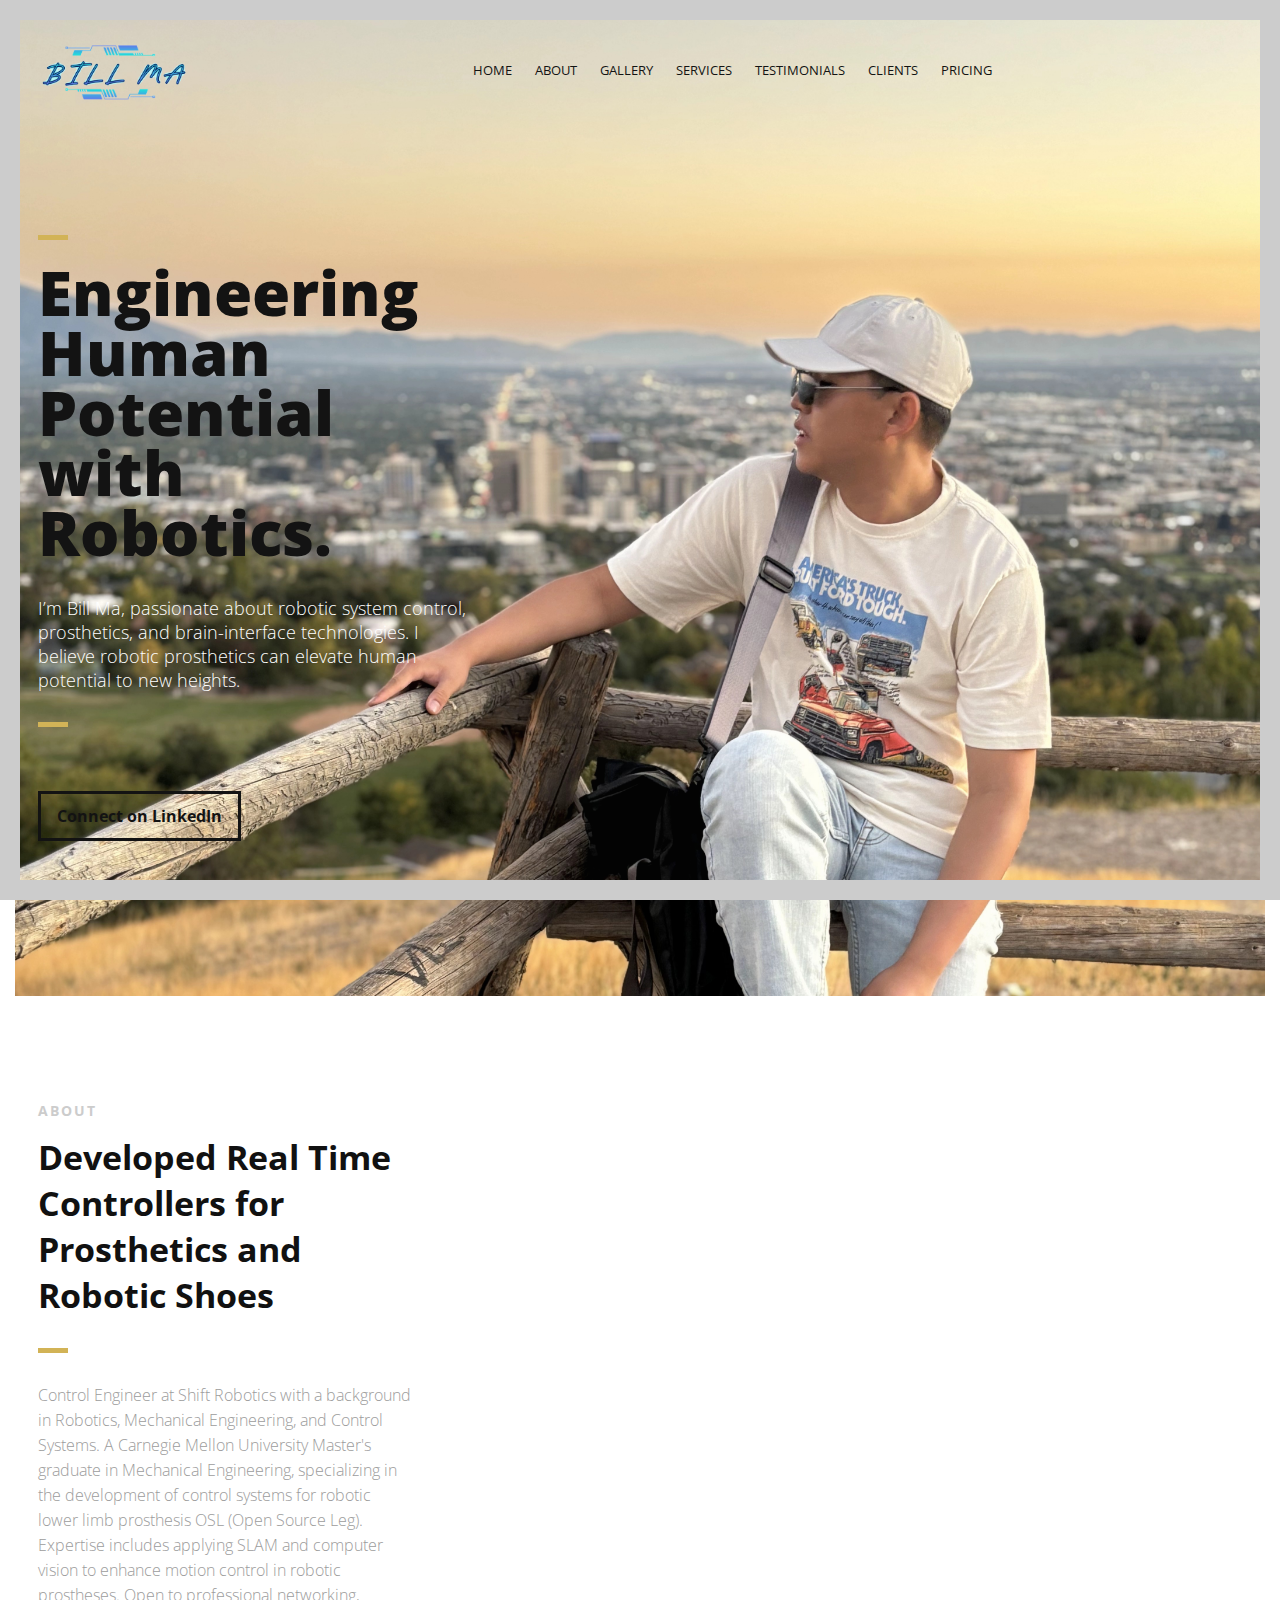
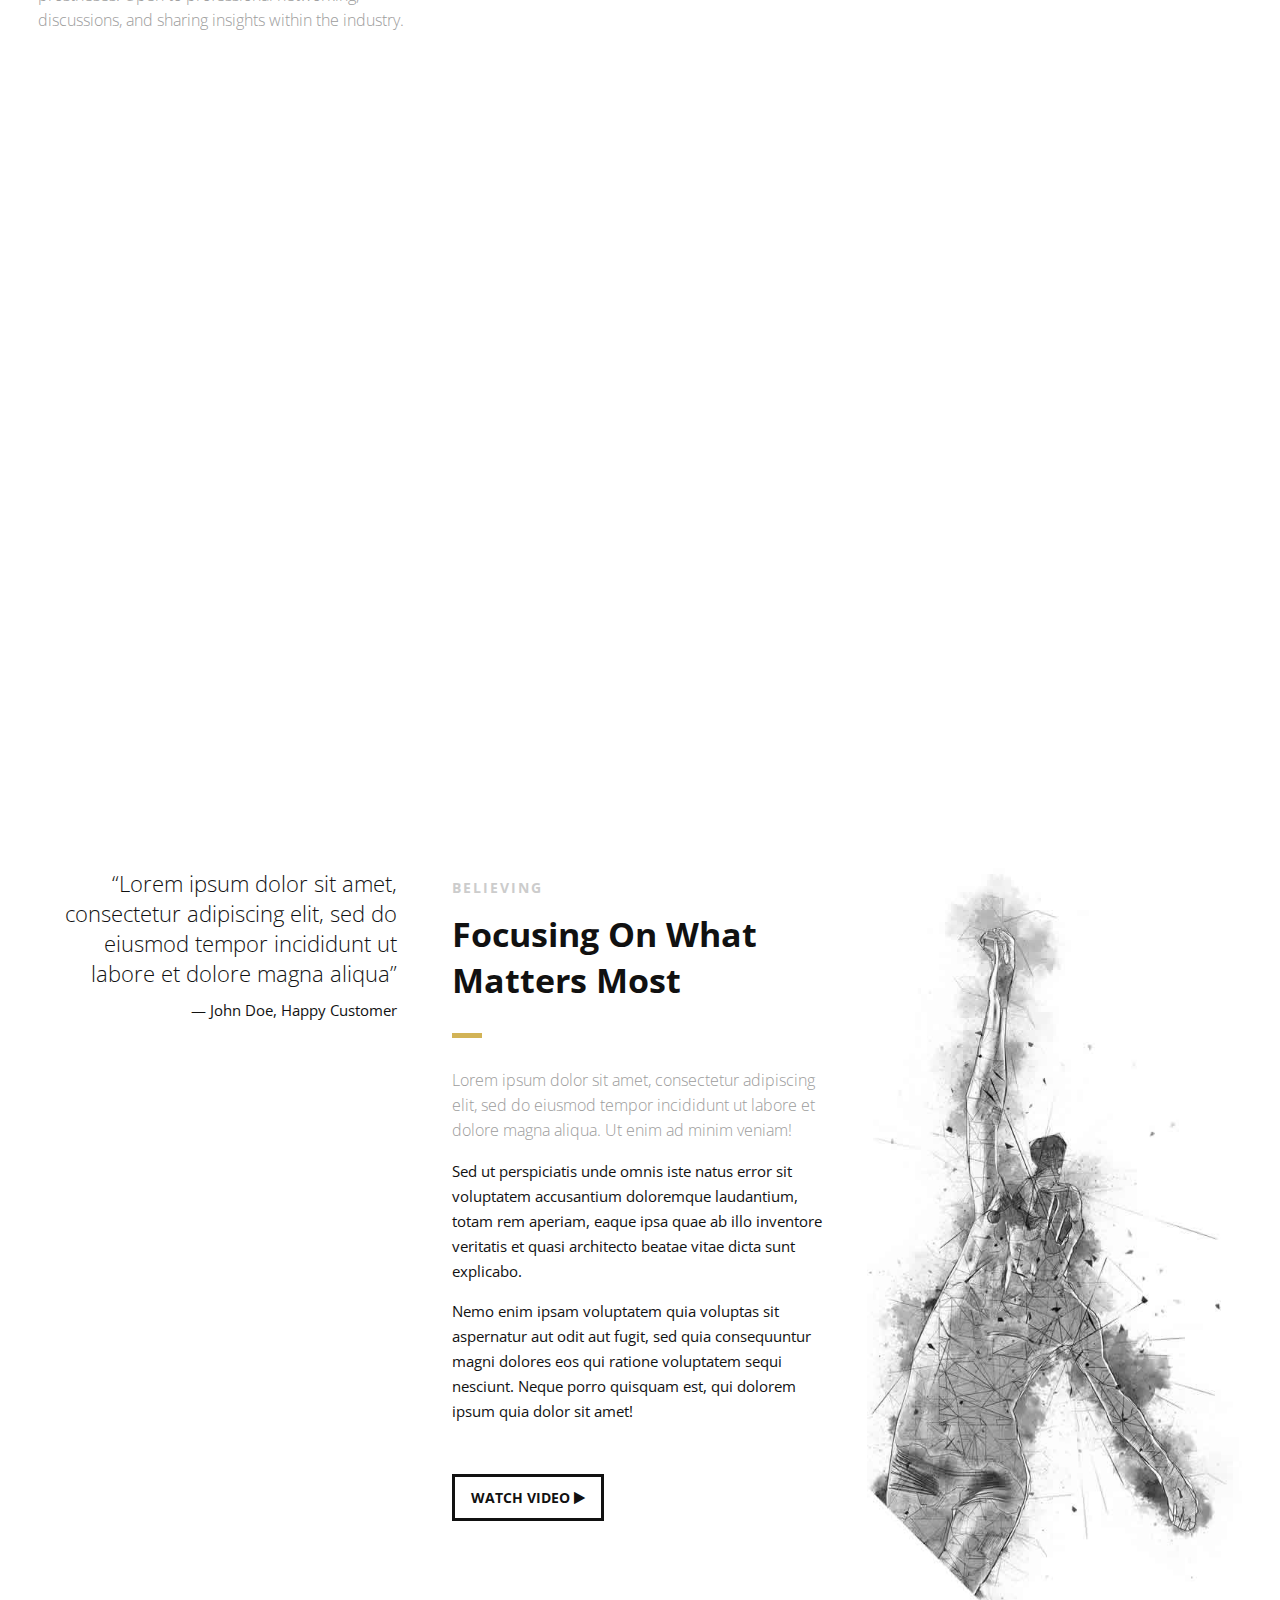
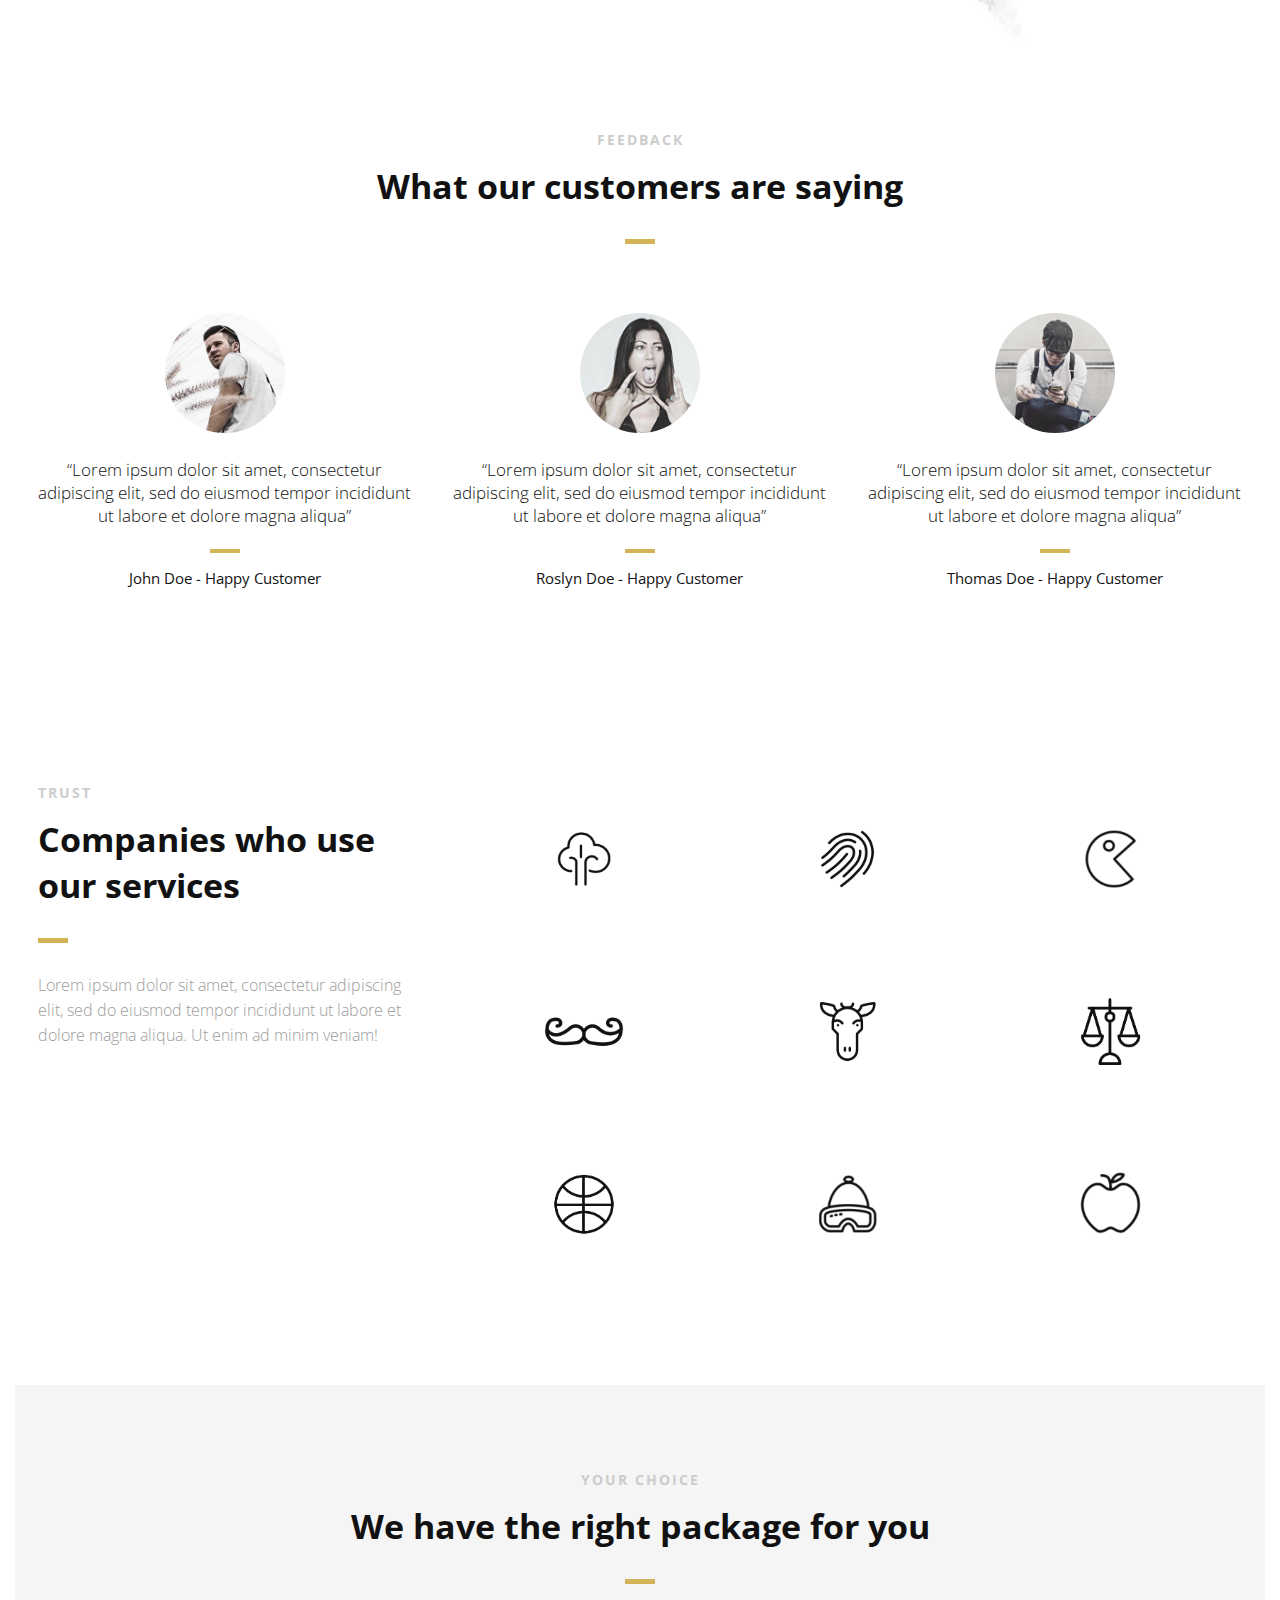
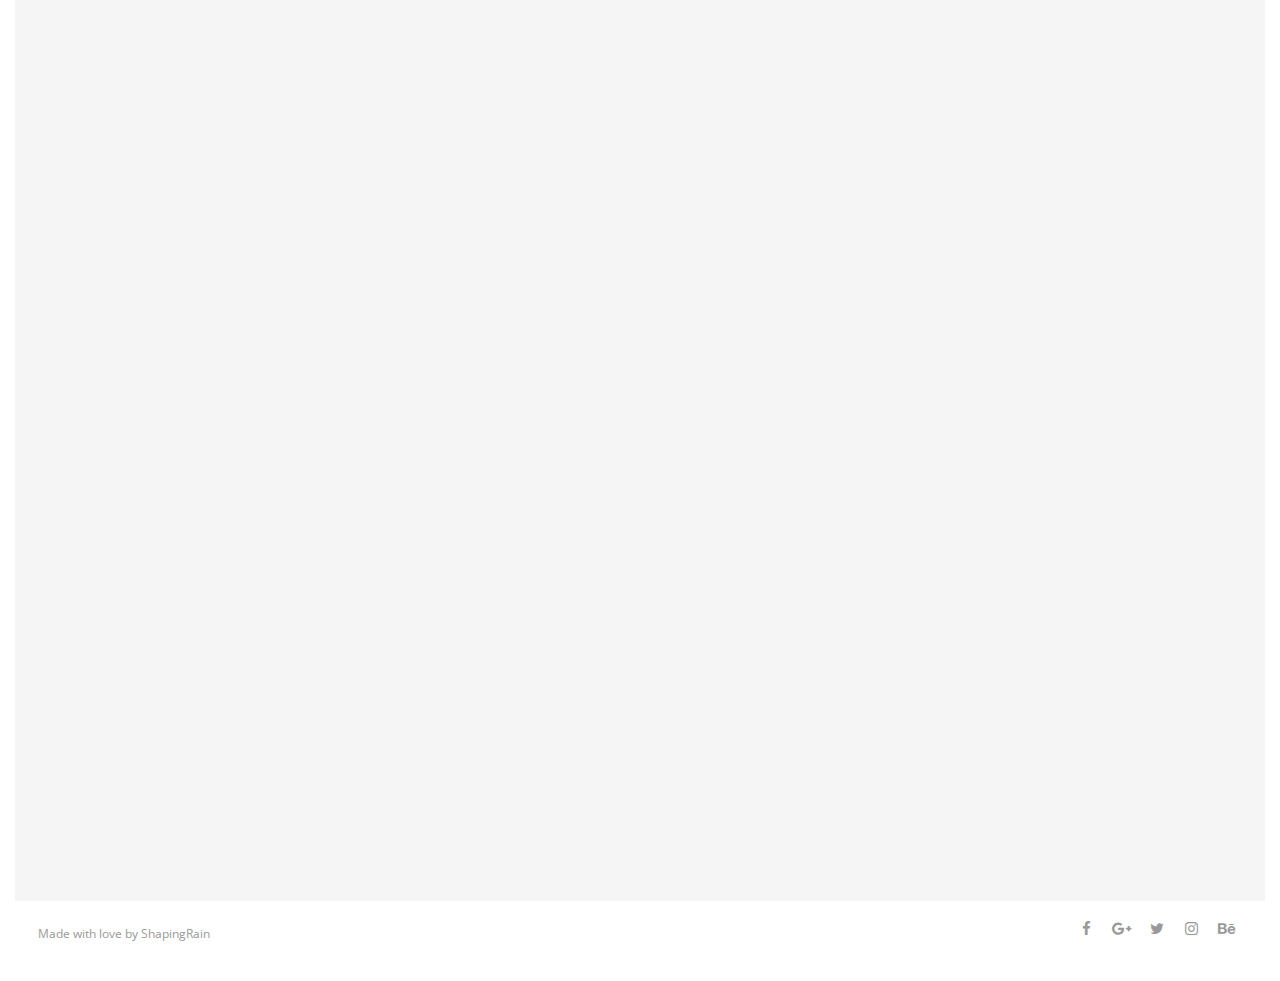
<file: Namari Free Website Template - Free-CSS.com/index.html>
<!DOCTYPE html>
<html>
<head lang="en">
    <meta charset="UTF-8">

    <!--Page Title-->
    <title>Bill's Personal Website</title>

    <!--Meta Keywords and Description-->
    <meta name="keywords" content="">
    <meta name="description" content="">
    <meta name="viewport" content="width=device-width, initial-scale=1.0, user-scalable=no"/>

    <!--Favicon-->
    <link rel="shortcut icon" href="images/unnamed.jpg" title="Favicon"/>

    <!-- Main CSS Files -->
    <link rel="stylesheet" href="css/style.css">

    <!-- Namari Color CSS -->
    <link rel="stylesheet" href="css/namari-color.css">

    <!--Icon Fonts - Font Awesome Icons-->
    <link rel="stylesheet" href="css/font-awesome.min.css">

    <!-- Animate CSS-->
    <link href="css/animate.css" rel="stylesheet" type="text/css">

    <!--Google Webfonts-->
    <link href='https://fonts.googleapis.com/css?family=Open+Sans:400,300,600,700,800' rel='stylesheet' type='text/css'>
</head>
<body>

<!-- Preloader -->
<div id="preloader">
    <div id="status" class="la-ball-triangle-path">
        <div></div>
        <div></div>
        <div></div>
    </div>
</div>
<!--End of Preloader-->

<div class="page-border" data-wow-duration="0.7s" data-wow-delay="0.2s">
    <div class="top-border wow fadeInDown animated" style="visibility: visible; animation-name: fadeInDown;"></div>
    <div class="right-border wow fadeInRight animated" style="visibility: visible; animation-name: fadeInRight;"></div>
    <div class="bottom-border wow fadeInUp animated" style="visibility: visible; animation-name: fadeInUp;"></div>
    <div class="left-border wow fadeInLeft animated" style="visibility: visible; animation-name: fadeInLeft;"></div>
</div>

<div id="wrapper">

    <header id="banner" class="scrollto clearfix" data-enllax-ratio=".5">
        <div id="header" class="nav-collapse">
            <div class="row clearfix">
                <div class="col-1">

                    <!--Logo-->
                    <div id="logo">

                        <!--Logo that is shown on the banner-->
                        <img src="images/logo.png" id="banner-logo" alt="Landing Page"/>
                        <!--End of Banner Logo-->

                        <!--The Logo that is shown on the sticky Navigation Bar-->
                        <img src="images/logo.png" id="navigation-logo" alt="Landing Page"/>
                        <!--End of Navigation Logo-->

                    </div>
                    <!--End of Logo-->

                    <!-- <aside> -->

                        <!--Social Icons in Header-->
                        <!-- <ul class="social-icons"> -->
                            <!-- <li>
                                <a target="_blank" title="Facebook" href="https://www.facebook.com/username">
                                    <i class="fa fa-facebook fa-1x"></i><span>Facebook</span>
                                </a>
                            </li>
                            <li>
                                <a target="_blank" title="Google+" href="http://google.com/+username">
                                    <i class="fa fa-google-plus fa-1x"></i><span>Google+</span>
                                </a>
                            </li>
                            <li>
                                <a target="_blank" title="Twitter" href="http://www.twitter.com/username">
                                    <i class="fa fa-twitter fa-1x"></i><span>Twitter</span>
                                </a>
                            </li>
                            <li>
                                <a target="_blank" title="Instagram" href="http://www.instagram.com/username">
                                    <i class="fa fa-instagram fa-1x"></i><span>Instagram</span>
                                </a>
                            </li>
                            <li>
                                <a target="_blank" title="behance" href="http://www.behance.net">
                                    <i class="fa fa-behance fa-1x"></i><span>Behance</span>
                                </a>
                            </li>
                        </ul> -->
                        <!--End of Social Icons in Header-->

                    <!-- </aside> -->

                    <!--Main Navigation-->
                    <nav id="nav-main">
                        <ul>
                            <li>
                                <a href="#banner">Home</a>
                            </li>
                            <li>
                                <a href="#about">About</a>
                            </li>
                            <li>
                                <a href="#gallery">Gallery</a>
                            </li>
                            <li>
                                <a href="#services">Services</a>
                            </li>
                            <li>
                                <a href="#testimonials">Testimonials</a>
                            </li>
                            <li>
                                <a href="#clients">Clients</a>
                            </li>
                            <li>
                                <a href="#pricing">Pricing</a>
                            </li>
                        </ul>
                    </nav>
                    <!--End of Main Navigation-->

                    <div id="nav-trigger"><span></span></div>
                    <nav id="nav-mobile"></nav>

                </div>
            </div>
        </div><!--End of Header-->

        <!--Banner Content-->
        <div id="banner-content" class="row clearfix">

            <div class="col-38">

                <div class="section-heading">
                    <h1>Engineering Human Potential with Robotics.</h1>
                    <h2 style="color: #fff;">I’m Bill Ma, passionate about robotic system control, prosthetics, and brain-interface technologies. I believe robotic prosthetics can elevate human potential to new heights.</h2>
                </div>

                <!--Call to Action-->
                <a href="https://www.linkedin.com/in/haoranma98/" class="button" target="_blank">Connect on LinkedIn</a>
                <!--End Call to Action-->

            </div>

        </div><!--End of Row-->
    </header>

    <!--Main Content Area-->
    <main id="content">

        <!--Introduction-->
        <section id="about" class="introduction scrollto">

            <div class="row clearfix">

                <div class="col-3">
                    <div class="section-heading">
                        <h3>ABOUT</h3>
                        <h2 class="section-title">Developed Real Time Controllers for Prosthetics and Robotic Shoes</h2>
                        <p class="section-subtitle">Control Engineer at Shift Robotics with a background in Robotics, Mechanical Engineering, and Control Systems.

                            A Carnegie Mellon University Master's graduate in Mechanical Engineering, specializing in the development of control systems for robotic lower limb prosthesis OSL (Open Source Leg). Expertise includes applying SLAM and computer vision to enhance motion control in robotic prostheses.
                            
                            Open to professional networking, discussions, and sharing insights within the industry.</p>
                    </div>

                </div>

                <div class="col-2-3">

                    <!--Icon Block-->
                    <div class="col-2 icon-block icon-top wow fadeInUp" data-wow-delay="0.1s">
                        <!--Icon-->
                        <div class="icon">
                            <i class="fa fa-html5 fa-2x"></i>
                        </div>
                        <!--Icon Block Description-->
                        <div class="icon-block-description">
                            <h4>Traditional & Modern Control</h4>
                            <p>Expert in system dynamics & kinematics, and modern linear control like Kalman Filter for state estimation.
                               Experienced in traditional time and frequency domain control, including PID regulation.</p>
                        </div>
                    </div>
                    <!--End of Icon Block-->

                    <!--Icon Block-->
                    <div class="col-2 icon-block icon-top wow fadeInUp" data-wow-delay="0.3s">
                        <!--Icon-->
                        <div class="icon">
                            <i class="fa fa-bolt fa-2x"></i>
                        </div>
                        <!--Icon Block Description-->
                        <div class="icon-block-description">
                            <h4>Embedded Systems & Sensor Fusion</h4>
                            <p>Cu vero ipsum vim, doctus facilisi sea in. Eam ex falli honestatis repudiandae, sit
                                detracto mediocrem disputationi</p>
                        </div>
                    </div>
                    <!--End of Icon Block-->

                    <!--Icon Block-->
                    <div class="col-2 icon-block icon-top wow fadeInUp" data-wow-delay="0.5s">
                        <!--Icon-->
                        <div class="icon">
                            <i class="fa fa-tablet fa-2x"></i>
                        </div>
                        <!--Icon Block Description-->
                        <div class="icon-block-description">
                            <h4>Software Skills: C & Python</h4>
                            <p>Id porro tritani recusabo usu, eum intellegam consequuntur et. Fugit debet ea sit, an pro
                                nemore vivendum</p>
                        </div>
                    </div>
                    <!--End of Icon Block-->

                    <!--Icon Block-->
                    <div class="col-2 icon-block icon-top wow fadeInUp" data-wow-delay="0.5s">
                        <!--Icon-->
                        <div class="icon">
                            <i class="fa fa-rocket fa-2x"></i>
                        </div>
                        <!--Icon Block Description-->
                        <div class="icon-block-description">
                            <h4>Mechanical Hardware Integration</h4>
                            <p>Id porro tritani recusabo usu, eum intellegam consequuntur et. Fugit debet ea sit, an pro
                                nemore vivendum</p>
                        </div>
                    </div>
                    <!--End of Icon Block-->

                </div>

            </div>


        </section>
        <!--End of Introduction-->


        <!--Gallery-->
        <aside id="gallery" class="row text-center scrollto clearfix" data-featherlight-gallery
                 data-featherlight-filter="a">

                <a href="images/gallery-images/gallery-image-1.jpg" data-featherlight="image" class="col-3 wow fadeIn"
                   data-wow-delay="0.1s"><img src="images/gallery-images/gallery-image-1.jpg" alt="Landing Page"/></a>
                <a href="images/gallery-images/gallery-image-2.jpg" data-featherlight="image" class="col-3 wow fadeIn"
                   data-wow-delay="0.3s"><img src="images/gallery-images/gallery-image-2.jpg" alt="Landing Page"/></a>
                <a href="images/gallery-images/gallery-image-3.jpg" data-featherlight="image" class="col-3 wow fadeIn"
                   data-wow-delay="0.5s"><img src="images/gallery-images/gallery-image-3.jpg" alt="Landing Page"/></a>
                <a href="images/gallery-images/gallery-image-4.jpg" data-featherlight="image" class="col-3 wow fadeIn"
                   data-wow-delay="1.1s"><img src="images/gallery-images/gallery-image-4.jpg" alt="Landing Page"/></a>
                <a href="images/gallery-images/gallery-image-5.jpg" data-featherlight="image" class="col-3 wow fadeIn"
                   data-wow-delay="0.9s"><img src="images/gallery-images/gallery-image-5.jpg" alt="Landing Page"/></a>
                <a href="images/gallery-images/gallery-image-6.jpg" data-featherlight="image" class="col-3 wow fadeIn"
                   data-wow-delay="0.7s"><img src="images/gallery-images/gallery-image-6.jpg" alt="Landing Page"/></a>

        </aside>
        <!--End of Gallery-->


        <!--Content Section-->
        <div id="services" class="scrollto clearfix">

            <div class="row no-padding-bottom clearfix">


                <!--Content Left Side-->
                <div class="col-3">
                    <!--User Testimonial-->
                    <blockquote class="testimonial text-right bigtest">
                        <q>Lorem ipsum dolor sit amet, consectetur adipiscing elit, sed do eiusmod tempor incididunt ut
                            labore
                            et dolore magna aliqua</q>
                        <footer>— John Doe, Happy Customer</footer>
                    </blockquote>
                    <!-- End of Testimonial-->

                </div>
                <!--End Content Left Side-->

                <!--Content of the Right Side-->
                <div class="col-3">
                    <div class="section-heading">
                        <h3>BELIEVING</h3>
                        <h2 class="section-title">Focusing On What Matters Most</h2>
                        <p class="section-subtitle">Lorem ipsum dolor sit amet, consectetur adipiscing elit, sed do
                            eiusmod tempor incididunt ut labore et dolore magna aliqua. Ut enim ad minim veniam!</p>
                    </div>
                    <p>Sed ut perspiciatis unde omnis iste natus error sit voluptatem accusantium doloremque laudantium,
                        totam rem aperiam, eaque ipsa quae ab illo inventore veritatis et quasi architecto beatae vitae
                        dicta sunt explicabo.
                    </p>
                    <p>
                        Nemo enim ipsam voluptatem quia voluptas sit aspernatur aut odit aut fugit, sed quia
                        consequuntur magni dolores eos qui ratione voluptatem sequi nesciunt.
                        Neque porro quisquam est, qui dolorem ipsum quia dolor sit amet!
                    </p>
                    <!-- Just replace the Video ID "UYJ5IjBRlW8" with the ID of your video on YouTube (Found within the URL) -->
                    <a href="#" data-videoid="UYJ5IjBRlW8" data-videosite="youtube" class="button video link-lightbox">
                        WATCH VIDEO <i class="fa fa-play" aria-hidden="true"></i>
                    </a>
                </div>
                <!--End Content Right Side-->

                <div class="col-3">
                    <img src="images/dancer.jpg" alt="Dancer"/>
                </div>

            </div>


        </div>
        <!--End of Content Section-->

        <!--Testimonials-->
        <aside id="testimonials" class="scrollto text-center" data-enllax-ratio=".2">

            <div class="row clearfix">

                <div class="section-heading">
                    <h3>FEEDBACK</h3>
                    <h2 class="section-title">What our customers are saying</h2>
                </div>

                <!--User Testimonial-->
                <blockquote class="col-3 testimonial classic">
                    <img src="images/user-images/user-1.jpg" alt="User"/>
                    <q>Lorem ipsum dolor sit amet, consectetur adipiscing elit, sed do eiusmod tempor incididunt ut
                        labore
                        et dolore magna aliqua</q>
                    <footer>John Doe - Happy Customer</footer>
                </blockquote>
                <!-- End of Testimonial-->

                <!--User Testimonial-->
                <blockquote class="col-3 testimonial classic">
                    <img src="images/user-images/user-2.jpg" alt="User"/>
                    <q>Lorem ipsum dolor sit amet, consectetur adipiscing elit, sed do eiusmod tempor incididunt ut
                        labore
                        et dolore magna aliqua</q>
                    <footer>Roslyn Doe - Happy Customer</footer>
                </blockquote>
                <!-- End of Testimonial-->

                <!--User Testimonial-->
                <blockquote class="col-3 testimonial classic">
                    <img src="images/user-images/user-3.jpg" alt="User"/>
                    <q>Lorem ipsum dolor sit amet, consectetur adipiscing elit, sed do eiusmod tempor incididunt ut
                        labore
                        et dolore magna aliqua</q>
                    <footer>Thomas Doe - Happy Customer</footer>
                </blockquote>
                <!-- End of Testimonial-->

            </div>

        </aside>
        <!--End of Testimonials-->

        <!--Clients-->
        <section id="clients" class="scrollto clearfix">
            <div class="row clearfix">

                <div class="col-3">

                    <div class="section-heading">
                        <h3>TRUST</h3>
                        <h2 class="section-title">Companies who use our services</h2>
                        <p class="section-subtitle">Lorem ipsum dolor sit amet, consectetur adipiscing elit, sed do
                            eiusmod
                            tempor incididunt ut labore et dolore magna aliqua. Ut enim ad minim veniam!</p>
                    </div>

                </div>

                <div class="col-2-3">

                    <a href="#" class="col-3">
                        <img src="images/company-images/company-logo1.png" alt="Company"/>
                        <div class="client-overlay"><span>Tree</span></div>
                    </a>
                    <a href="#" class="col-3">
                        <img src="images/company-images/company-logo2.png" alt="Company"/>
                        <div class="client-overlay"><span>Fingerprint</span></div>
                    </a>
                    <a href="#" class="col-3">
                        <img src="images/company-images/company-logo3.png" alt="Company"/>
                        <div class="client-overlay"><span>The Man</span></div>
                    </a>
                    <a href="#" class="col-3">
                        <img src="images/company-images/company-logo4.png" alt="Company"/>
                        <div class="client-overlay"><span>Mustache</span></div>
                    </a>
                    <a href="#" class="col-3">
                        <img src="images/company-images/company-logo5.png" alt="Company"/>
                        <div class="client-overlay"><span>Goat</span></div>
                    </a>
                    <a href="#" class="col-3">
                        <img src="images/company-images/company-logo6.png" alt="Company"/>
                        <div class="client-overlay"><span>Justice</span></div>
                    </a>
                    <a href="#" class="col-3">
                        <img src="images/company-images/company-logo7.png" alt="Company"/>
                        <div class="client-overlay"><span>Ball</span></div>
                    </a>
                    <a href="#" class="col-3">
                        <img src="images/company-images/company-logo8.png" alt="Company"/>
                        <div class="client-overlay"><span>Cold</span></div>
                    </a>

                    <a href="#" class="col-3">
                        <img src="images/company-images/company-logo9.png" alt="Company"/>
                        <div class="client-overlay"><span>Cold</span></div>
                    </a>

                </div>

            </div>
        </section>
        <!--End of Clients-->

        <!--Pricing Tables-->
        <section id="pricing" class="secondary-color text-center scrollto clearfix ">
            <div class="row clearfix">

                <div class="section-heading">
                    <h3>YOUR CHOICE</h3>
                    <h2 class="section-title">We have the right package for you</h2>
                </div>

                <!--Pricing Block-->
                <div class="pricing-block col-3 wow fadeInUp" data-wow-delay="0.4s">
                    <div class="pricing-block-content">
                        <h3>Personal</h3>
                        <p class="pricing-sub">The standard version</p>
                        <div class="pricing">
                            <div class="price"><span>$</span>19</div>
                            <p>Lorem ipsum dolor sit amet, consectetur adipiscing elit</p>
                        </div>
                        <ul>
                            <li>5 Downloads</li>
                            <li>2 Extensions</li>
                            <li>Tutorials</li>
                            <li>Forum Support</li>
                            <li>1 year free updates</li>
                        </ul>
                        <a href="#" class="button">BUY TODAY</a>
                    </div>
                </div>
                <!--End Pricing Block-->

                <!--Pricing Block-->
                <div class="pricing-block featured col-3 wow fadeInUp" data-wow-delay="0.6s">
                    <div class="pricing-block-content">
                        <h3>Student</h3>
                        <p class="pricing-sub">Most popular choice</p>
                        <div class="pricing">
                            <div class="price"><span>$</span>29</div>
                            <p>Lorem ipsum dolor sit amet, consectetur adipiscing elit</p>
                        </div>
                        <ul>
                            <li>15 Downloads</li>
                            <li>5 Extensions</li>
                            <li>Tutorials with Files</li>
                            <li>Forum Support</li>
                            <li>2 years free updates</li>
                        </ul>
                        <a href="#" class="button">BUY TODAY</a>
                    </div>
                </div>
                <!--End Pricing Block-->

                <!--Pricing Block-->
                <div class="pricing-block col-3 wow fadeInUp" data-wow-delay="0.8s">
                    <div class="pricing-block-content">
                        <h3>Business</h3>
                        <p class="pricing-sub">For the whole team</p>
                        <div class="pricing">
                            <div class="price"><span>$</span>49</div>
                            <p>Lorem ipsum dolor sit amet, consectetur adipiscing elit</p>
                        </div>
                        <ul>
                            <li>Unlimited Downloads</li>
                            <li>Unlimited Extensions</li>
                            <li>HD Video Tutorials</li>
                            <li>Chat Support</li>
                            <li>Lifetime free updates</li>
                        </ul>
                        <a href="#" class="button">BUY TODAY</a>
                    </div>
                </div>
                <!--End Pricing Block-->

            </div>
        </section>
        <!--End of Pricing Tables-->

    </main>
    <!--End Main Content Area-->


    <!--Footer-->
    <footer id="landing-footer" class="clearfix">
        <div class="row clearfix">

            <p id="copyright" class="col-2">Made with love by <a href="https://www.shapingrain.com">ShapingRain</a></p>

            <!--Social Icons in Footer-->
            <ul class="col-2 social-icons">
                <li>
                    <a target="_blank" title="Facebook" href="https://www.facebook.com/username">
                        <i class="fa fa-facebook fa-1x"></i><span>Facebook</span>
                    </a>
                </li>
                <li>
                    <a target="_blank" title="Google+" href="http://google.com/+username">
                        <i class="fa fa-google-plus fa-1x"></i><span>Google+</span>
                    </a>
                </li>
                <li>
                    <a target="_blank" title="Twitter" href="http://www.twitter.com/username">
                        <i class="fa fa-twitter fa-1x"></i><span>Twitter</span>
                    </a>
                </li>
                <li>
                    <a target="_blank" title="Instagram" href="http://www.instagram.com/username">
                        <i class="fa fa-instagram fa-1x"></i><span>Instagram</span>
                    </a>
                </li>
                <li>
                    <a target="_blank" title="behance" href="http://www.behance.net">
                        <i class="fa fa-behance fa-1x"></i><span>Behance</span>
                    </a>
                </li>
            </ul>
            <!--End of Social Icons in Footer-->
        </div>
    </footer>
    <!--End of Footer-->

</div>

<!-- Include JavaScript resources -->
<script src="js/jquery.1.8.3.min.js"></script>
<script src="js/wow.min.js"></script>
<script src="js/featherlight.min.js"></script>
<script src="js/featherlight.gallery.min.js"></script>
<script src="js/jquery.enllax.min.js"></script>
<script src="js/jquery.scrollUp.min.js"></script>
<script src="js/jquery.easing.min.js"></script>
<script src="js/jquery.stickyNavbar.min.js"></script>
<script src="js/jquery.waypoints.min.js"></script>
<script src="js/images-loaded.min.js"></script>
<script src="js/lightbox.min.js"></script>
<script src="js/site.js"></script>


</body>
</html>
</file>
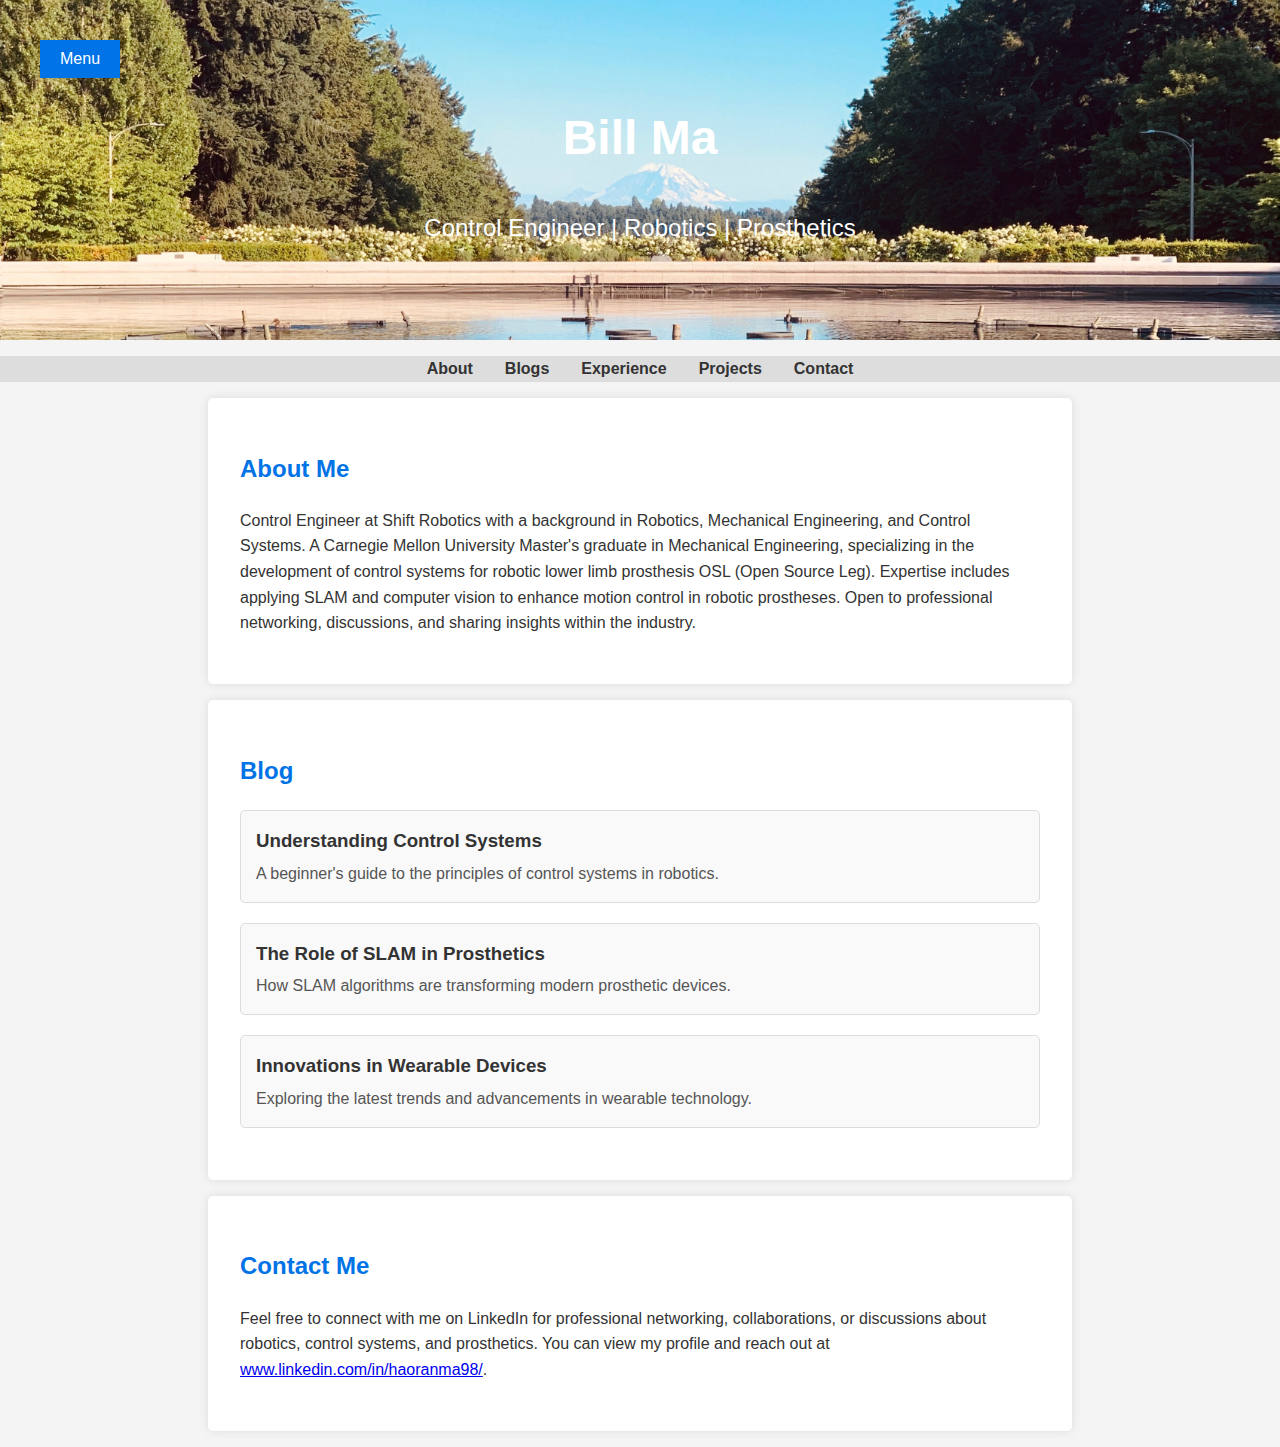
<file: olf/index.html>
<!DOCTYPE html>
<html lang="en">
<head>
    <meta charset="UTF-8">
    <meta name="viewport" content="width=device-width, initial-scale=1.0">
    <meta name="description" content="Personal Website of Bill (Haoran) Ma">
    <title>Bill Personal Website</title>
    <link rel="stylesheet" href="style.css">
</head>
<body>
    <!-- Header -->
    <header class="header-background">
        <div class="header-text">
            <h1>Bill Ma</h1>
            <p>Control Engineer | Robotics | Prosthetics</p>
        </div>
    </header>
    
    <!-- Nevagtion Bar -->
    <nav>
        <ul>
            <li><a href="#about">About</a></li>
            <li><a href="#blog">Blogs</a></li>
            <li><a href="exper.html">Experience</a></li>
            <li><a href="prj.html">Projects</a></li>
            <li><a href="#contact">Contact</a></li>
        </ul>
    </nav>

    <!-- Dropdown Navigation Menu -->
    <div class="dropdown">
        <button class="dropbtn">Menu</button>
        <div class="dropdown-content">
            <ul>
                <li><a href="#about">About</a></li>
                <li><a href="#blog">Blogs</a></li>
                <li><a href="exper.html">Experience</a></li>
                <li><a href="prj.html">Projects</a></li>
                <li><a href="#contact">Contact</a></li>
            </ul>
        </div>
    </div>

    <!-- About -->
    <section id="about">
        <h2>About Me</h2>
        <p>Control Engineer at Shift Robotics with a background in Robotics, Mechanical Engineering, and Control Systems.

           A Carnegie Mellon University Master's graduate in Mechanical Engineering, specializing in the development of control systems for robotic lower limb prosthesis OSL (Open Source Leg). Expertise includes applying SLAM and computer vision to enhance motion control in robotic prostheses.
           
           Open to professional networking, discussions, and sharing insights within the industry.</p>
    </section>

    <!-- Blog -->
    <section id="blog">
        <h2>Blog</h2>
        <ul class="blog-list">
            <li>
                <a href="blogs/blog1.html">
                    <h3>Understanding Control Systems</h3>
                    <p>A beginner's guide to the principles of control systems in robotics.</p>
                </a>
            </li>
            <li>
                <a href="blogs/blog2.html">
                    <h3>The Role of SLAM in Prosthetics</h3>
                    <p>How SLAM algorithms are transforming modern prosthetic devices.</p>
                </a>
            </li>
            <li>
                <a href="blogs/blog3.html">
                    <h3>Innovations in Wearable Devices</h3>
                    <p>Exploring the latest trends and advancements in wearable technology.</p>
                </a>
            </li>
        </ul>
    </section>
    


    <!-- Contact -->
    <section id="contact">
        <h2>Contact Me</h2>
        <p>
            Feel free to connect with me on LinkedIn for professional networking, collaborations, or discussions about robotics, control systems, and prosthetics. You can view my profile and reach out at 
            <a href="https://www.linkedin.com/in/haoranma98/" target="_blank">www.linkedin.com/in/haoranma98/</a>.
        </p>
    </section>
    
</body>
</html>
</file>
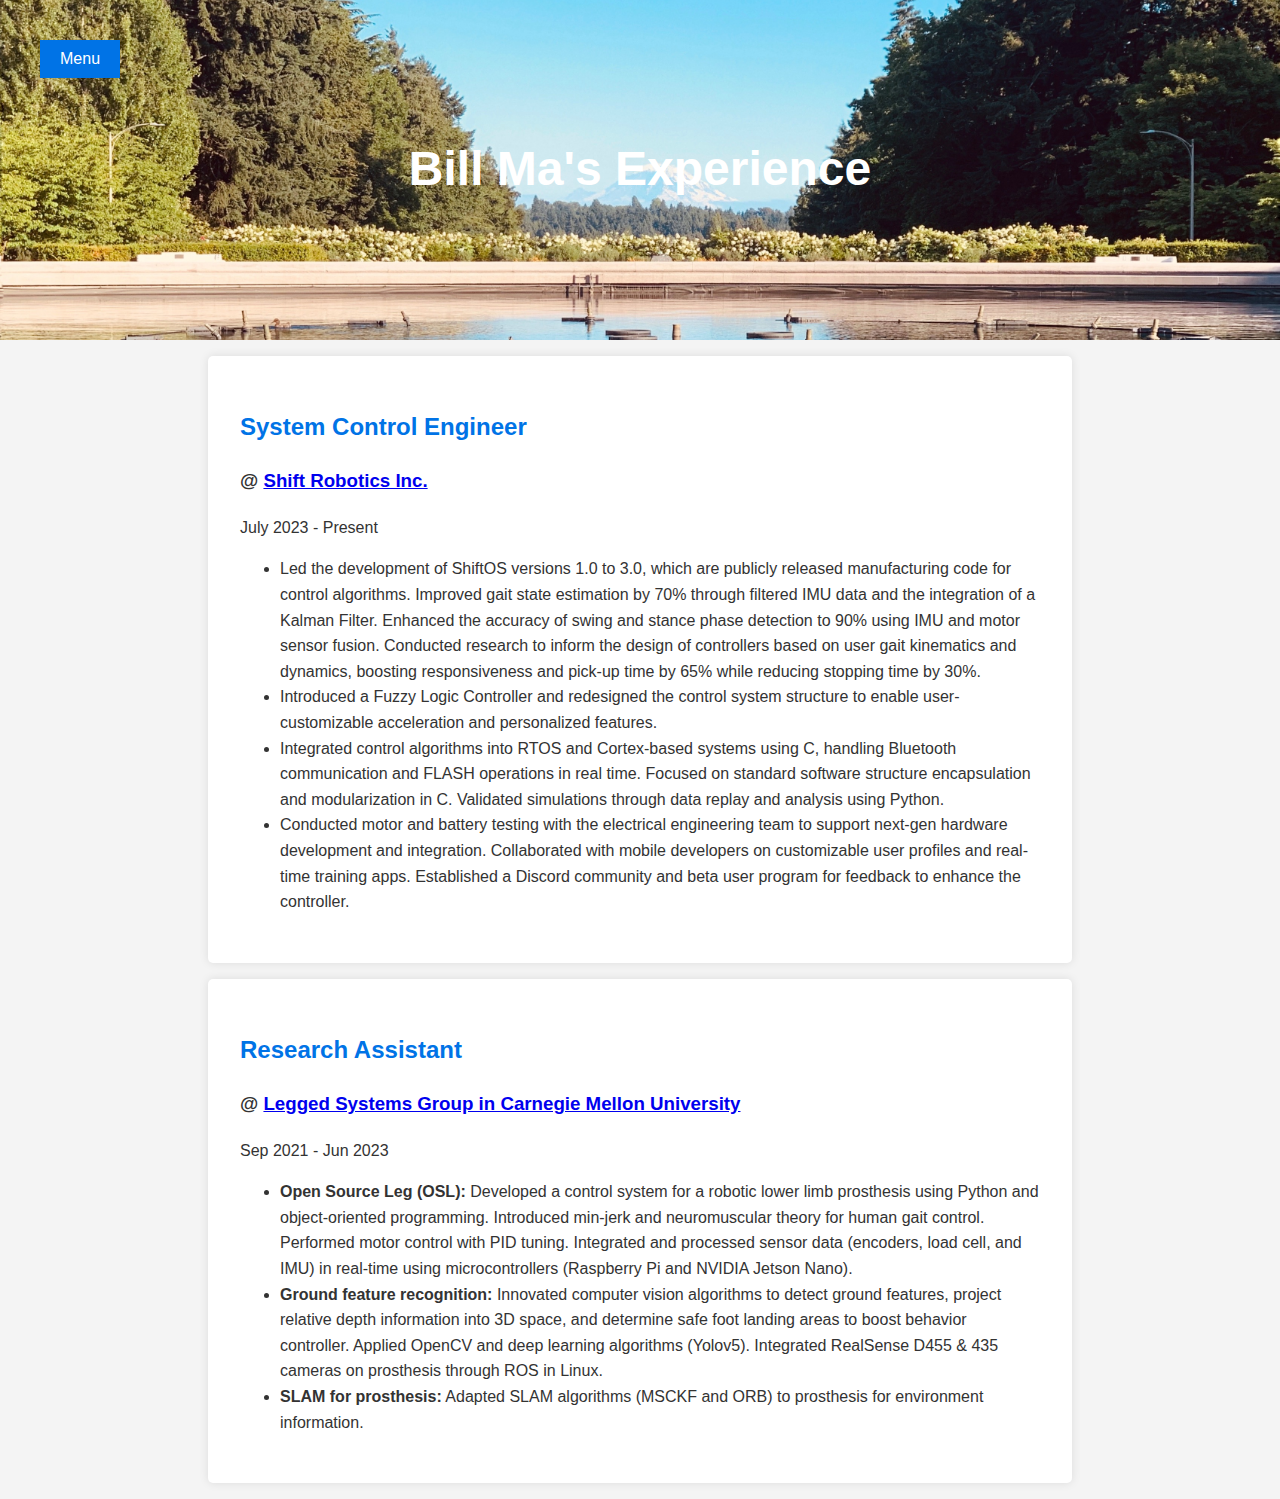
<file: exper.html>
<!DOCTYPE html>
<html lang="en">
<head>
    <meta charset="UTF-8">
    <meta name="viewport" content="width=device-width, initial-scale=1.0">
    <meta name="description" content="Personal Website of Bill (Haoran) Ma">
    <title>[Your Name] - Personal Website</title>
    <link rel="stylesheet" href="style.css">
</head>
<body>
    <!-- Header -->
    <header class="header-background">
        <div class="header-text">
            <h1>Bill Ma's Experience</h1>
        </div>
    </header>
    
    <!-- Dropdown Navigation Menu -->
    <div class="dropdown">
        <button class="dropbtn">Menu</button>
        <div class="dropdown-content">
            <ul>
                <li><a href="index.html#about">About</a></li>
                <li><a href="index.html#blogs">Blogs</a></li>
                <li><a href="prj.html">Projects</a></li>
                <li><a href="index.html#contact">Contact</a></li>
            </ul>
        </div>
    </div>

    <!--Experience -->
    <section id="shift">
        <h2><strong>System Control Engineer</strong></h2>
        <h3>@ <a href="https://shiftrobotics.io" target="_blank">Shift Robotics Inc.</a></h3>
        <p> July 2023 - Present
            <ul>
                <li>Led the development of ShiftOS versions 1.0 to 3.0, which are publicly released manufacturing code for control algorithms. Improved gait state estimation by 70% through filtered IMU data and the integration of a Kalman Filter. Enhanced the accuracy of swing and stance phase detection to 90% using IMU and motor sensor fusion. Conducted research to inform the design of controllers based on user gait kinematics and dynamics, boosting responsiveness and pick-up time by 65% while reducing stopping time by 30%.</li>
                <li>Introduced a Fuzzy Logic Controller and redesigned the control system structure to enable user-customizable acceleration and personalized features.</li>
                <li>Integrated control algorithms into RTOS and Cortex-based systems using C, handling Bluetooth communication and FLASH operations in real time. Focused on standard software structure encapsulation and modularization in C. Validated simulations through data replay and analysis using Python.</li>
                <li>Conducted motor and battery testing with the electrical engineering team to support next-gen hardware development and integration. Collaborated with mobile developers on customizable user profiles and real-time training apps. Established a Discord community and beta user program for feedback to enhance the controller.</li>
            </ul>
        </p>
    </section>

    <section id="research">
        <h2><strong>Research Assistant</strong></h2>
        <h3>@ <a href="https://www.ri.cmu.edu/robotics-groups/legged-systems-group/" target="_blank">Legged Systems Group in Carnegie Mellon University</a></h3>
        <p> Sep 2021 - Jun 2023
            <ul>
                <li>
                    <strong>Open Source Leg (OSL):</strong> Developed a control system for a robotic lower limb prosthesis using Python and object-oriented programming. Introduced min-jerk and neuromuscular theory for human gait control. Performed motor control with PID tuning. Integrated and processed sensor data (encoders, load cell, and IMU) in real-time using microcontrollers (Raspberry Pi and NVIDIA Jetson Nano).
                </li>
                <li>
                    <strong>Ground feature recognition:</strong> Innovated computer vision algorithms to detect ground features, project relative depth information into 3D space, and determine safe foot landing areas to boost behavior controller. Applied OpenCV and deep learning algorithms (Yolov5). Integrated RealSense D455 & 435 cameras on prosthesis through ROS in Linux.
                </li>
                <li>
                    <strong>SLAM for prosthesis:</strong> Adapted SLAM algorithms (MSCKF and ORB) to prosthesis for environment information.
                </li>
            </ul>
            
        </p>
    </section>
    

</body>
</html>
</file>
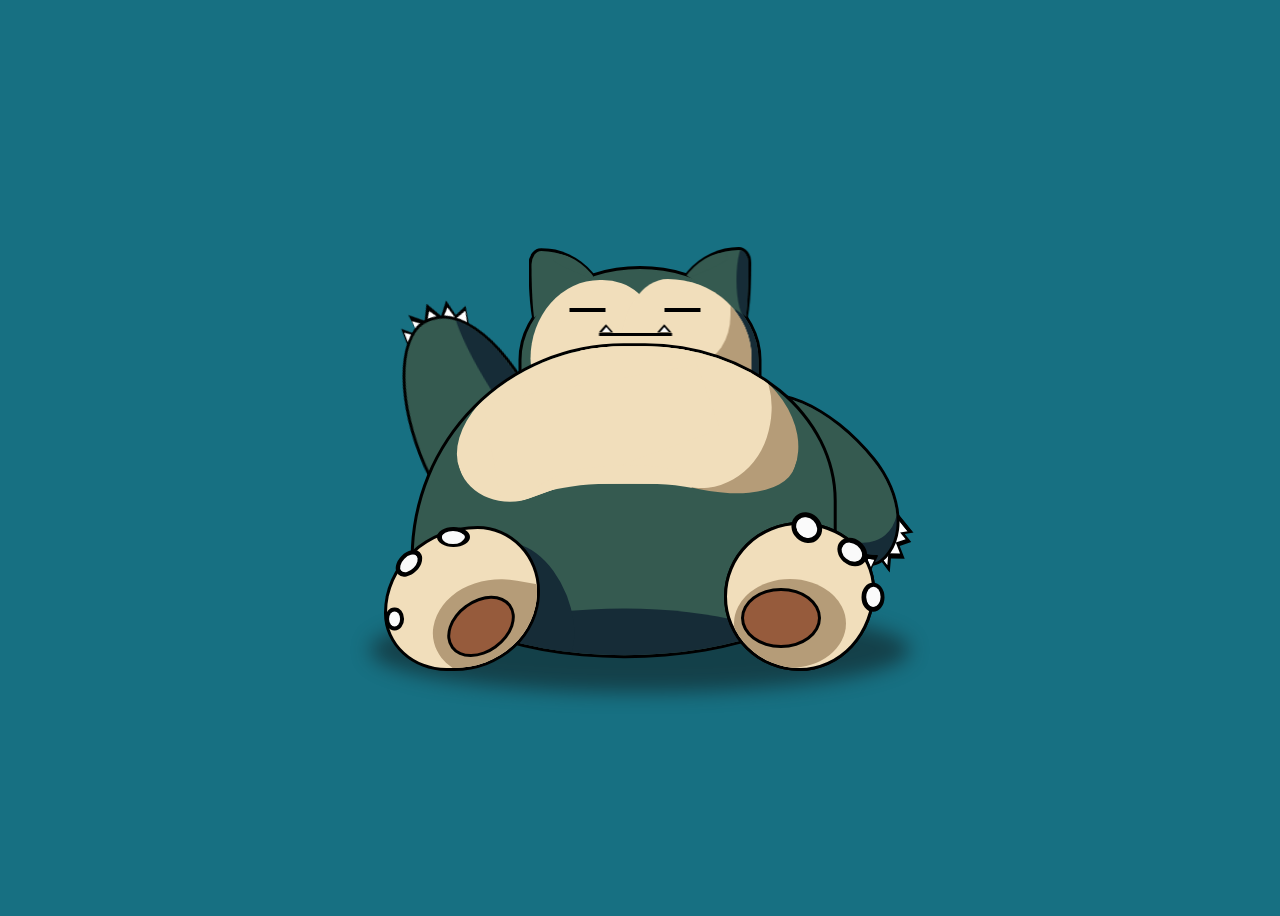
<file: play.html>
<!DOCTYPE html>
<html lang="en">
  <head>
    <meta charset="UTF-8" />
    <title>就决定是你了，卡比兽</title>

    <style>
      *,*:after,*:before{box-sizing:border-box;}:root{--size:60;--unit:calc((var(--size) / 300) * 1vmin);--belly:#f1debb;--dark-belly:#b59c78;--body:#355a50;--dark-body:#162c37;--foot:#965b3c;--claws:#fafafa;}body{min-height:100vh;display:flex;align-items:center;background:#177082;justify-content:center;}.snorlax{height:calc(237 * var(--unit));width:calc(300 * var(--unit));position:relative;}.snorlax *,.snorlax *:after,.snorlax *:before{position:absolute;}.snorlax:before{content:'';position:absolute;bottom:0;width:100%;height:20%;border-radius:50%;filter:blur(10px);opacity:0.5;background:#111;transform:translate(-50%,25%);left:50%;}.snorlax__body{border-radius:50% 45% 50% 50%/68% 50% 28% 30%;height:74%;width:79%;border:calc(2 * var(--unit)) solid #000;background:var(--body);overflow:hidden;top:60%;left:47%;transform:translate(-50%,-50%);}.snorlax__body-shade{background:var(--dark-body);height:30%;width:80%;bottom:0;border-radius:50%;left:50%;transform:translate(-50%,50%);}.snorlax__body-shade:after{content:'';position:absolute;width:25%;height:150%;border-radius:50%;background:var(--dark-body);left:9%;bottom:24%;transform:rotate(-22deg);}.snorlax__brow{background:var(--belly);}.snorlax__brow--left{width:50%;height:100%;left:5%;top:11%;border-radius:65% 47% 0 50%/70% 39% 0 44%;}.snorlax__brow--right{width:54%;height:100%;right:4%;top:10%;overflow:hidden;border-radius:45% 80% 0 50%/72% 77% 0 44%;}.snorlax__brow--right:before{content:'';right:0;height:100%;width:32%;bottom:0;background:var(--dark-belly);z-index:2;}.snorlax__brow--right:after{content:'';right:16%;height:100%;width:32%;bottom:36%;background:var(--belly);z-index:3;border-radius:0 0 75% 0/0 0 36% 0;}.snorlax__eye{height:calc(2 * var(--unit));width:15%;background:#000;top:33%;z-index:5;}.snorlax__eye--left{left:21%;}.snorlax__eye--right{right:25%;}.snorlax__mouth{height:calc(2 * var(--unit));width:30%;background:#000;top:52%;left:48%;transform:translate(-50%,0);}.snorlax__tooth{background:#000;height:235%;width:20%;bottom:100%;-webkit-clip-path:polygon(0 100%,50% 0,100% 100%);clip-path:polygon(0 100%,50% 0,100% 100%);}.snorlax__tooth:after{content:'';background:var(--claws);height:100%;width:100%;-webkit-clip-path:polygon(0 100%,50% 0,100% 100%);clip-path:polygon(0 100%,50% 0,100% 100%);transform-origin:bottom center;transform:scale(0.65);}.snorlax__tooth--left{left:0;}.snorlax__tooth--right{right:0;}.snorlax__head{height:30%;width:45%;left:50%;top:5%;transform:translate(-50%,0);}.snorlax__head-outline{background:var(--body);height:100%;width:100%;border:calc(2 * var(--unit)) solid #000;border-radius:75% 75% 25% 25%/110% 110% 0% 0%;overflow:hidden;}.snorlax__head-outline:after{content:'';right:-5%;height:110%;width:15%;border-radius:50%/50%;top:-5%;background:var(--dark-body);}.snorlax__ear{height:64%;border:calc(2 * var(--unit)) solid #000;background:var(--body);top:-14%;width:35%;position:absolute;overflow:hidden;border-radius:15% 85% 0 10%/20% 100% 0 80%;-webkit-clip-path:polygon(0 0,100% 0,100% 18%,0 90%);clip-path:polygon(0 0,100% 0,100% 18%,0 90%);}.snorlax__ear:before{content:'';top:0;left:0;background:var(--body);position:absolute;z-index:2;height:100%;width:15%;border-radius:28%;transform-origin:top center;transform:rotate(-67deg) translate(11%,23%);}.snorlax__ear--left{left:4%;}.snorlax__ear--right{right:4%;top:-15%;transform:rotateY(180deg);}.snorlax__ear--right:after{content:'';left:-10%;width:25%;background:var(--dark-body);height:100%;top:-10%;border-radius:50%/50%;}.snorlax__belly{position:absolute;height:50%;width:82%;left:50%;top:0;transform:translate(-49%,0%);}.snorlax__belly:after{content:'';position:absolute;width:58%;height:50%;border-top:calc(10 * var(--unit)) solid var(--belly);top:90%;left:50%;-webkit-clip-path:polygon(5% 0,79% 0,90% 100%,5% 100%);clip-path:polygon(5% 0,79% 0,90% 100%,5% 100%);transform:translate(-50%,-26%);z-index:3;border-radius:50% 50% 0 0/50% 50% 50% 50%;}.snorlax__belly-segment--one{height:83%;width:100%;bottom:0%;left:0%;background:var(--belly);transform-origin:0 100%;transform:translate(6.5%,13%) rotate(-20deg);border-radius:40% 55% 0 17%/60% 100% 0% 40%;-webkit-clip-path:polygon(0 0,75% 0,75% 100%,0 100%);clip-path:polygon(0 0,75% 0,75% 100%,0 100%);z-index:2;}.snorlax__belly-segment--one:before{content:'';position:absolute;top:100%;background:var(--belly);left:50%;height:80%;width:80%;border-radius:10%;transform:translate(-50%,-81%) rotate(10deg);}.snorlax__belly-segment--two{height:90%;width:100%;bottom:0%;right:0%;transform-origin:100% 100%;background:var(--dark-belly);transform:translate(-7%,14%) rotate(20deg);border-radius:0% 34% 34% 0/0% 60% 40% 0%;-webkit-clip-path:polygon(30% 0,100% 0,100% 150%,30% 150%);clip-path:polygon(30% 0,100% 0,100% 150%,30% 150%);}.snorlax__belly-segment--two:after{content:'';position:absolute;right:10%;top:-4%;width:100%;height:102%;transform-origin:right bottom;transform:rotate(-2deg);background:var(--belly);z-index:3;border-radius:0 14% 19% 0/0 50% 50% 0;}.snorlax__belly-segment--two:before{content:'';background:var(--belly);position:absolute;z-index:2;height:50%;width:50%;bottom:0;left:50%;transform:translate(-50%,31%) rotate(-20deg);}.snorlax__arm-left{height:85%;width:24%;left:12%;top:14%;transform:rotate(-21deg);}.snorlax__claws--left{background:#000;top:-4%;width:60%;height:10%;left:48%;-webkit-clip-path:polygon(
        7% 100%,7% 39%,25% 73%,22% 11%,39% 42%,49% 0,61% 46%,74% 11%,79% 58%,95% 44%,90% 100%
      );clip-path:polygon(
        7% 100%,7% 39%,25% 73%,22% 11%,39% 42%,49% 0,61% 46%,74% 11%,79% 58%,95% 44%,90% 100%
      );transform:translate(-50%,0);}.snorlax__claws--left:after{content:'';width:100%;height:100%;-webkit-clip-path:polygon(
        7% 100%,7% 39%,25% 73%,22% 11%,39% 42%,49% 0,61% 46%,74% 11%,79% 58%,95% 44%,90% 100%
      );clip-path:polygon(
        7% 100%,7% 39%,25% 73%,22% 11%,39% 42%,49% 0,61% 46%,74% 11%,79% 58%,95% 44%,90% 100%
      );transform-origin:bottom center;background:#fff;transform:scaleY(0.8) scaleX(0.95);}.snorlax__arm-left-arm{background:var(--body);height:68%;width:100%;top:0;left:0;border-radius:44% 54% 50% 50%/50% 60% 40% 50%;transform-origin:50% 60%;transform:rotate(0deg);overflow:hidden;border:calc(2 * var(--unit)) solid #000;}.snorlax__arm-left-arm:after{content:'';right:0;width:50%;background:var(--dark-body);height:120%;top:50%;transform:translate(56%,-50%) rotate(-15deg);border-radius:50%;-webkit-clip-path:inset(0 50% 0 0);clip-path:inset(0 50% 0 0);-webkit-animation:fade 6s infinite linear;animation:fade 6s infinite linear;}@-webkit-keyframes fade{0%,100%{opacity:1;}50%{opacity:0;}}@keyframes fade{0%,100%{opacity:1;}50%{opacity:0;}}.snorlax__arm-wrapper{-webkit-animation:wave 6s infinite ease;animation:wave 6s infinite ease;height:100%;width:100%;transform-origin:56% 41%;}@-webkit-keyframes wave{0,100%{transform:rotate(0deg);}50%{transform:rotate(-100deg);}}@keyframes wave{0,100%{transform:rotate(0deg);}50%{transform:rotate(-100deg);}}.snorlax__arm-right{height:50%;width:17%;right:7%;top:28%;transform:rotate(-39deg);}.snorlax__claw{bottom:0;width:15%;height:9%;background:#000;transform:translate(109%,19%) rotate(45deg);-webkit-clip-path:polygon(0 0,100% 0,50% 100%);clip-path:polygon(0 0,100% 0,50% 100%);}.snorlax__claw:after{content:'';-webkit-clip-path:polygon(0 0,100% 0,50% 100%);clip-path:polygon(0 0,100% 0,50% 100%);height:100%;width:100%;background:#fff;transform:scale(0.5);}.snorlax__arm-right-arm{height:100%;width:100%;border-radius:25% 75% 65% 35%/56% 60% 40% 30%;background:var(--dark-body);overflow:hidden;border:calc(2 * var(--unit)) solid #000;}.snorlax__arm-right-arm:after{content:'';height:100%;width:130%;border-radius:50%;background:var(--body);bottom:8%;left:-9%;}.snorlax__claws--right{bottom:-6%;left:25%;height:22%;width:57%;background:#000;-webkit-clip-path:polygon(
        20% 0,16% 100%,35% 78%,55% 97%,63% 69%,85% 78%,85% 56%,100% 66%,100% 0
      );clip-path:polygon(
        20% 0,16% 100%,35% 78%,55% 97%,63% 69%,85% 78%,85% 56%,100% 66%,100% 0
      );}.snorlax__claws--right:after{height:100%;width:100%;content:'';background:#fff;-webkit-clip-path:polygon(
        20% 0,16% 100%,35% 78%,55% 97%,63% 69%,85% 78%,85% 56%,100% 66%,100% 0
      );clip-path:polygon(
        20% 0,16% 100%,35% 78%,55% 97%,63% 69%,85% 78%,85% 56%,100% 66%,100% 0
      );transform-origin:top center;transform:scaleY(0.85) scaleX(0.85);}.snorlax__left-foot{height:34%;width:29%;bottom:0;left:2.5%;}.snorlax__left-foot-foot{height:100%;width:100%;top:0;left:0;background:var(--belly);border-radius:60% 40% 55% 40%/60% 45% 55% 40%;border:calc(2 * (var(--unit))) solid #000;overflow:hidden;}.snorlax__left-foot-foot:after,.snorlax__left-foot-foot:before{content:'';}.snorlax__left-foot-foot:after{border:calc(2 * var(--unit)) solid #000;height:38%;width:49%;border-radius:50%;background:var(--foot);left:38%;bottom:11%;transform:rotate(-36deg);}.snorlax__left-foot-foot:before{background:var(--dark-belly);height:73%;width:100%;left:32%;bottom:0;transform-origin:left center;border-radius:61% 20% 20% 37%/73% 50% 50% 50%;transform:rotate(10deg);}.snorlax__foot-claw{top:50%;left:50%;width:20%;height:30%;}.snorlax__foot-claw:after{content:'';background:var(--claws);bottom:12%;height:35%;width:67%;left:15%;border-radius:50%;}.snorlax__foot-claw:before{content:'';bottom:2%;left:0;width:100%;height:56%;border-radius:50%;background:var(--claws);border:calc(3 * var(--unit)) solid #000;}.snorlax__foot-claw > div{width:100%;height:66%;top:0;left:0;background:#000;-webkit-clip-path:polygon(
        0 100%,calc(var(--clip-point) * 1%) 0,100% 100%
      );clip-path:polygon(0 100%,calc(var(--clip-point) * 1%) 0,100% 100%);}.snorlax__foot-claw > div:after{content:'';height:100%;width:100%;background:var(--claws);bottom:0;left:0;transform-origin:bottom center;transform:scale(0.7);-webkit-clip-path:polygon(
        0 100%,calc(var(--clip-point) * 1%) 0,100% 100%
      );clip-path:polygon(0 100%,calc(var(--clip-point) * 1%) 0,100% 100%);}.snorlax__foot-claw--one{--clip-point:65;left:-5%;top:52%;transform:rotate(-90deg);width:15%;height:23%;}.snorlax__foot-claw--two{--clip-point:50;top:9%;left:3%;height:26%;transform:rotate(-45deg);}.snorlax__foot-claw--three{--clip-point:20;top:-10%;left:34%;width:21%;height:25%;}.snorlax__foot-claw--four{--clip-point:20;top:-18%;left:49%;width:21%;height:34%;transform:rotate(45deg);}.snorlax__foot-claw--five{--clip-point:50;top:0%;left:78%;width:21%;height:31%;transform:rotate(40deg);}.snorlax__foot-claw--six{--clip-point:50;top:37%;left:95%;width:19%;height:27%;transform:rotate(90deg);}.snorlax__right-foot{bottom:0;right:6.5%;width:28%;height:35%;}.snorlax__right-foot-foot{height:100%;width:100%;border:calc(2 * var(--unit)) solid #000;background:var(--belly);overflow:hidden;border-radius:50% 50% 50% 50%/50% 45% 55% 50%;}.snorlax__right-foot-foot:before,.snorlax__right-foot-foot:after{content:'';bottom:0;}.snorlax__right-foot-foot:before{left:5%;border-radius:50%;height:62%;width:77%;background:var(--dark-belly);}.snorlax__right-foot-foot:after{left:10%;border-radius:50%;border:calc(2 * var(--unit)) solid #000;bottom:14%;height:42%;background:var(--foot);width:55%;}
  </style>

  </head>
  <body>
    <div class="snorlax">
      <div class="snorlax__head">
          <div class="snorlax__head-outline"></div>
          <div class="snorlax__ear snorlax__ear--left"></div>
          <div class="snorlax__ear snorlax__ear--right"></div>
          <div class="snorlax__brow snorlax__brow--left"></div>
          <div class="snorlax__brow snorlax__brow--right"></div>
          <div class="snorlax__eye snorlax__eye--left"></div>
          <div class="snorlax__eye snorlax__eye--right"></div>
          <div class="snorlax__mouth">
              <div class="snorlax__tooth snorlax__tooth--left"></div>
              <div class="snorlax__tooth snorlax__tooth--right"></div>
          </div>
      </div>
      
      <div class="snorlax__arm-left">
          <div class="snorlax__arm-wrapper">
              <div class="snorlax__claws--left"></div>
              <div class="snorlax__arm-left-arm"></div>
          </div>
      </div>
      
      <div class="snorlax__arm-right">
          <div class="snorlax__claws--right"></div>
          <div class="snorlax__arm-right-arm"></div>
          <div class="snorlax__claw"></div>
      </div>
      
      <div class="snorlax__body">
          <div class="snorlax__body-shade"></div>
          <div class="snorlax__belly">
              <div class="snorlax__belly-segment snorlax__belly-segment--one"></div>
              <div class="snorlax__belly-segment snorlax__belly-segment--two"></div>
          </div>
      </div>
      
      <div class="snorlax__left-foot">
          <div class="snorlax__left-foot-foot"></div>
          <div class="snorlax__foot-claw snorlax__foot-claw--one"></div>
          <div class="snorlax__foot-claw snorlax__foot-claw--two"></div>
          <div class="snorlax__foot-claw snorlax__foot-claw--three"></div>
      </div>

      <div class="snorlax__right-foot"><div class="snorlax__right-foot-foot"></div>
        <div class="snorlax__right-foot-foot"></div>
        <div class="snorlax__foot-claw snorlax__foot-claw--four"></div>
        <div class="snorlax__foot-claw snorlax__foot-claw--five"></div>
        <div class="snorlax__foot-claw snorlax__foot-claw--six"></div>
      </div>

  </body>
</html>
</file>
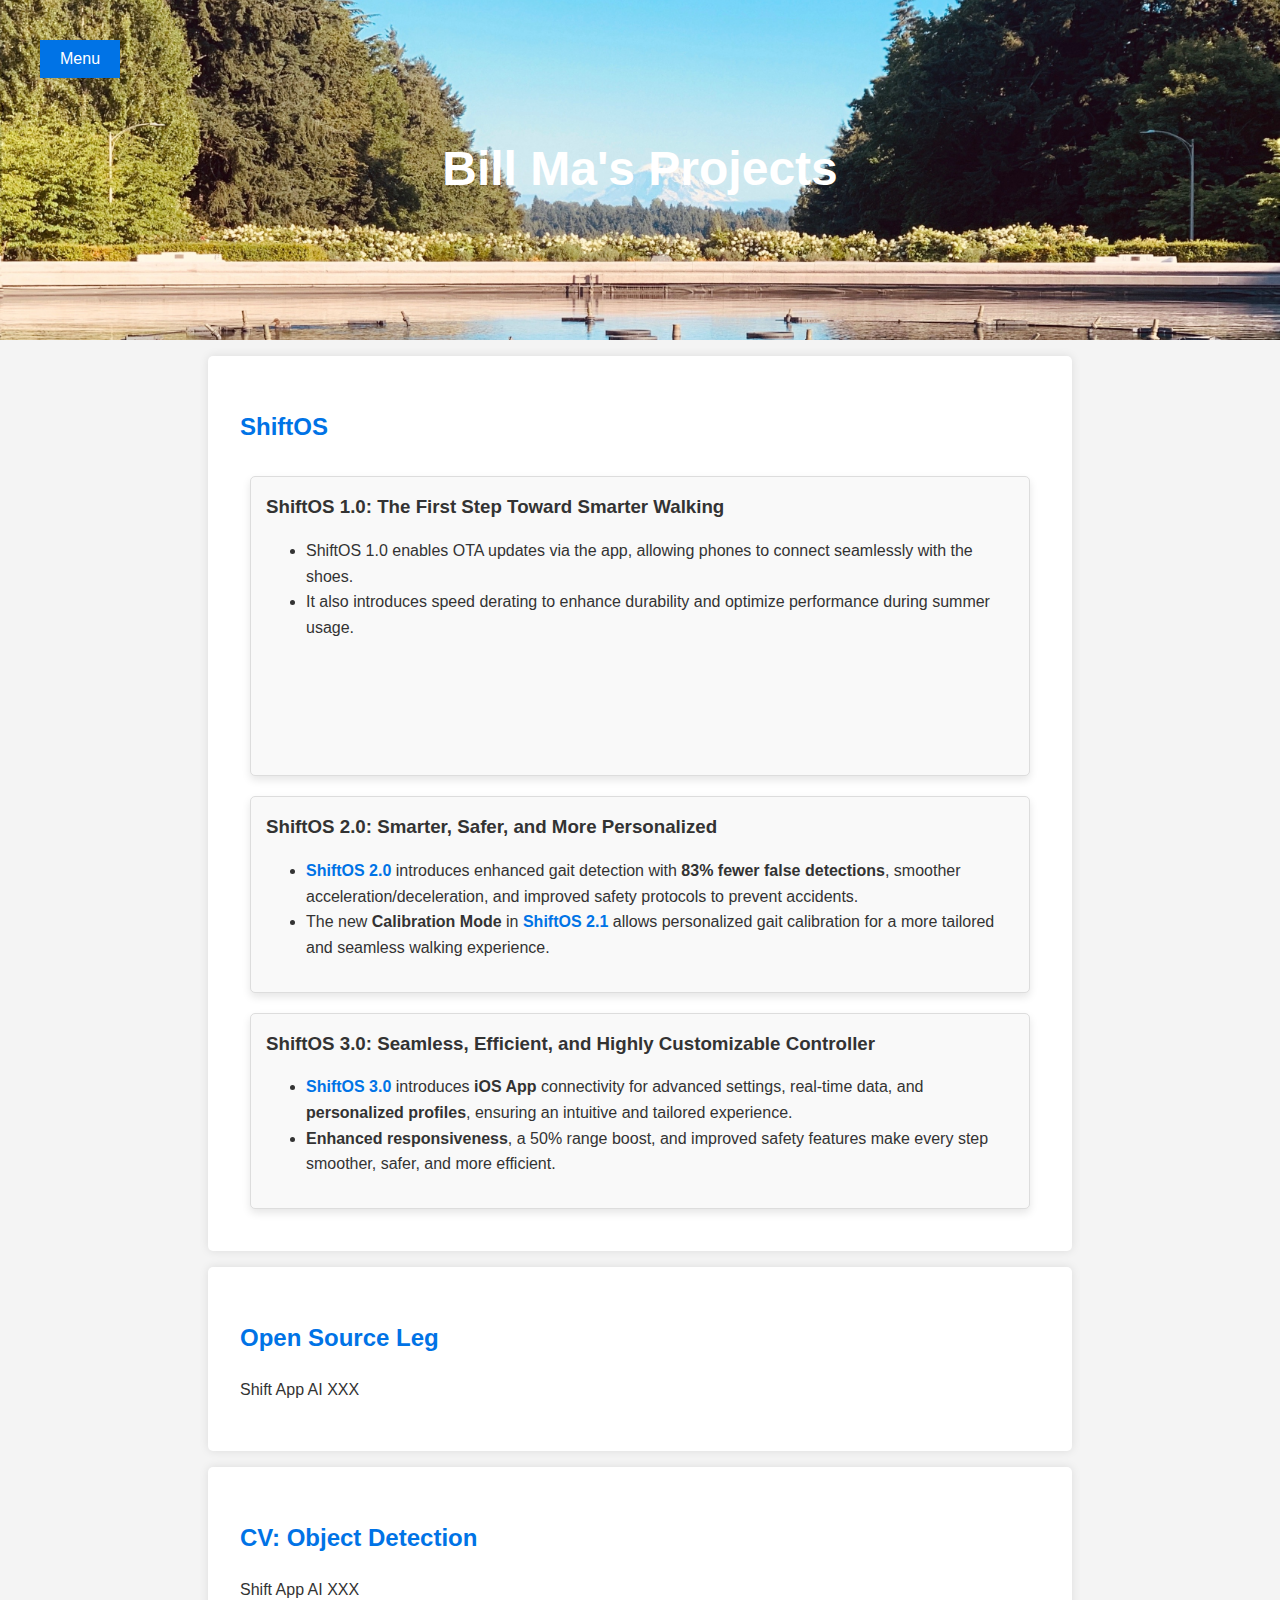
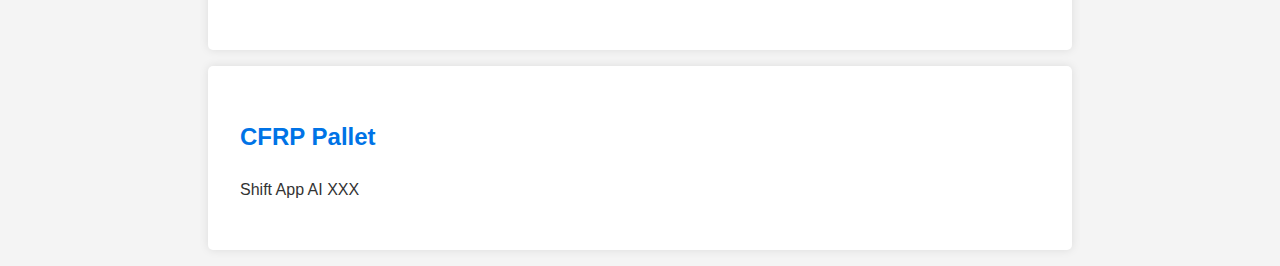
<file: prj.html>
<!DOCTYPE html>
<html lang="en">
<head>
    <meta charset="UTF-8">
    <meta name="viewport" content="width=device-width, initial-scale=1.0">
    <meta name="description" content="Personal Website of Bill (Haoran) Ma">
    <title>[Your Name] - Personal Website</title>
    <link rel="stylesheet" href="style.css">
</head>
<body>
    <!-- Header -->
    <header class="header-background">
        <div class="header-text">
            <h1>Bill Ma's Projects</h1>
        </div>
    </header>
    
    <!-- Dropdown Navigation Menu -->
    <div class="dropdown">
        <button class="dropbtn">Menu</button>
        <div class="dropdown-content">
            <ul>
                <li><a href="index.html#about">About</a></li>
                <li><a href="index.html#experience">Experience</a></li>
                <li><a href="index.html#contact">Contact</a></li>
            </ul>
        </div>
    </div>


    <!-- Shift AI -->
    <section id="shift_ai">
        <h2>ShiftOS</h2>
        <div class="blog-grid">
            <div class='blog-item'>
                <h3>ShiftOS 1.0: The First Step Toward Smarter Walking</h3>
                <ul>
                    <li>
                        ShiftOS 1.0 enables OTA updates via the app, allowing phones to connect seamlessly with the shoes.
                    </li>
                    <li>
                        It also introduces speed derating to enhance durability and optimize performance during summer usage.
                    </li>
                </ul>
            </div>

            <div class='blog-item'>
                <h3>ShiftOS 2.0: Smarter, Safer, and More Personalized</h3>
                <ul>
                    <li>
                        <a href="https://help.shiftrobotics.io/en-US/shiftos-20-release-notes-401579" target="_blank">
                            ShiftOS 2.0
                        </a> introduces enhanced gait detection with <strong>83% fewer false detections</strong>, smoother acceleration/deceleration, and improved safety protocols to prevent accidents.
                    </li>
                    <li>
                        The new <strong>Calibration Mode</strong> in 
                        <a href="https://help.shiftrobotics.io/en-US/shiftos-21-release-notes-518821" target="_blank">
                            ShiftOS 2.1
                        </a> allows personalized gait calibration for a more tailored and seamless walking experience.
                    </li>
                </ul>
            </div>
            
            <div class='blog-item'>
                <h3>ShiftOS 3.0: Seamless, Efficient, and Highly Customizable Controller</h3>
                <ul>
                    <li>
                        <a href="https://help.shiftrobotics.io/en-US/shiftos-30-release-notes-829006" target="_blank">
                            ShiftOS 3.0
                        </a> introduces <strong>iOS App</strong> connectivity for advanced settings, real-time data, and <strong>personalized profiles</strong>, ensuring an intuitive and tailored experience.
                    </li>
                    <li>
                        <strong>Enhanced responsiveness</strong>, a 50% range boost, and improved safety features make every step smoother, safer, and more efficient.
                    </li>
                </ul>
            </div>
        </div>

    </section>

    <!-- OSL -->
    <section id="osl">
        <h2>Open Source Leg</h2>
        <p>Shift App
            AI
            XXX
        </p>
    </section>

    <!-- CV -->
    <section id="cv_obj">
        <h2>CV: Object Detection</h2>
        <p>Shift App
            AI
            XXX
        </p>
    </section>

    <!-- CFRP Pallet -->
    <section id="cfrp">
        <h2>CFRP Pallet</h2>
        <p>Shift App
            AI
            XXX
        </p>
    </section>
    

</body>
</html>
</file>
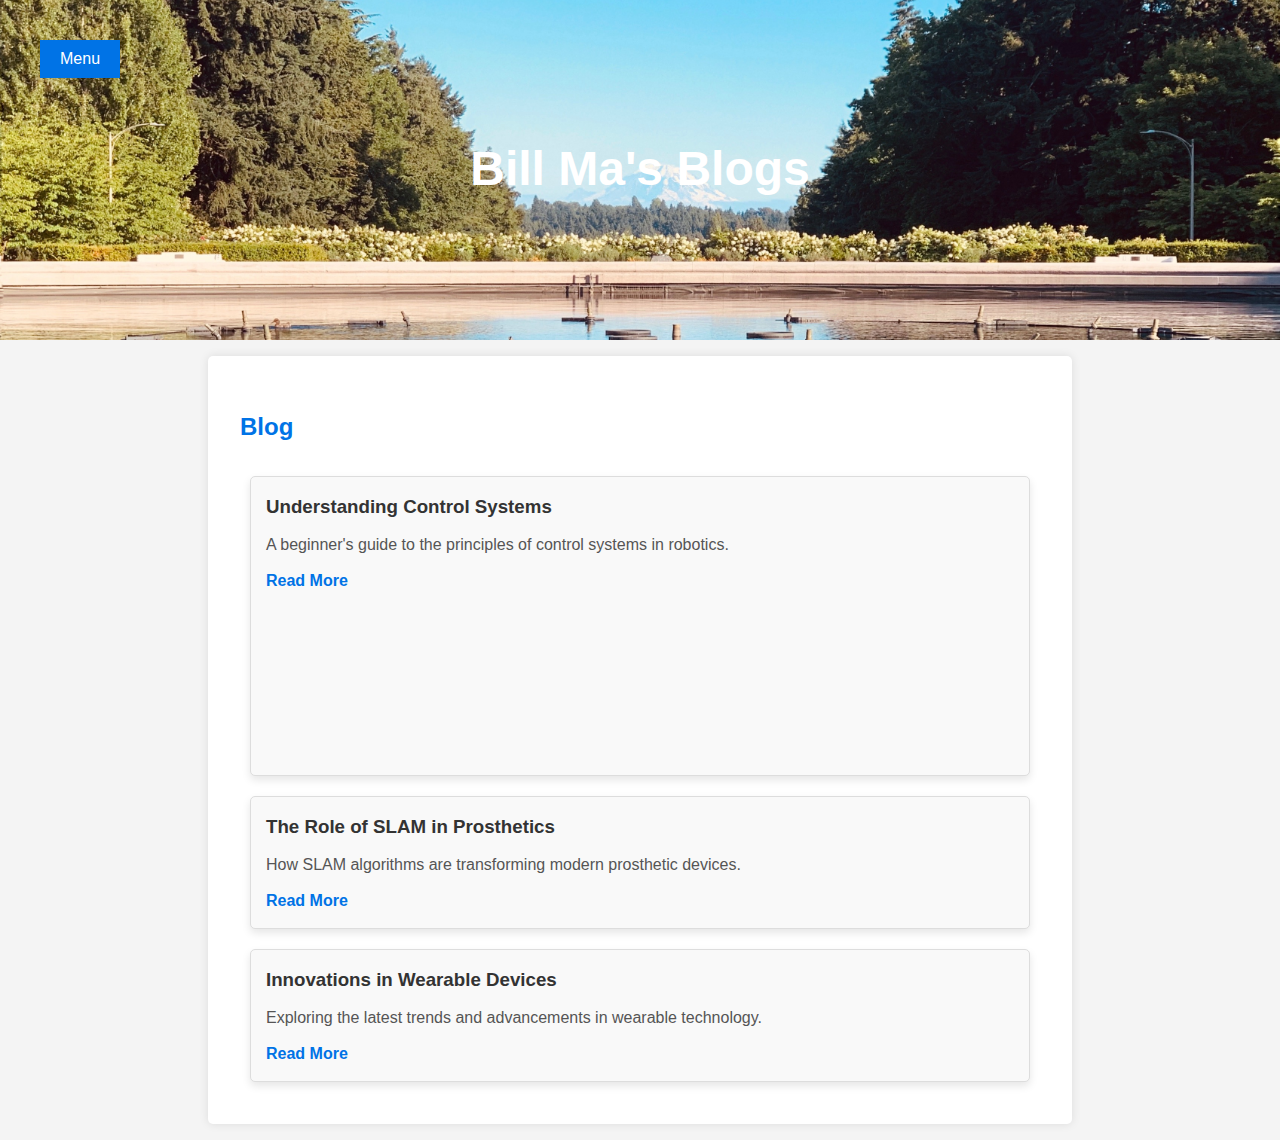
<file: blogs/blog1.html>
<!DOCTYPE html>
<html lang="en">
<head>
    <meta charset="UTF-8">
    <meta name="viewport" content="width=device-width, initial-scale=1.0">
    <meta name="description" content="Personal Website of Bill (Haoran) Ma">
    <title>[Your Name] - Personal Website</title>
    <link rel="stylesheet" href="../style.css">
</head>
<body>
    <!-- Header -->
    <header class="header-background">
        <div class="header-text">
            <h1>Bill Ma's Blogs</h1>
        </div>
    </header>

    <!-- Dropdown Navigation Menu -->
    <div class="dropdown">
        <button class="dropbtn">Menu</button>
        <div class="dropdown-content">
            <ul>
                <li><a href="../index.html#about">About</a></li>
                <li><a href="../exper.html">Experience</a></li>
                <li><a href="../prj.html">Projects</a></li>
                <li><a href="../index.html#contact">Contact</a></li>
            </ul>
        </div>
    </div>

    <section id="blog">
        <h2>Blog</h2>
        <div class="blog-grid">
            <div class="blog-item">
                <h3>Understanding Control Systems</h3>
                <p>A beginner's guide to the principles of control systems in robotics.</p>
                <a href="blog-post-1.html">Read More</a>
            </div>
            <div class="blog-item">
                <h3>The Role of SLAM in Prosthetics</h3>
                <p>How SLAM algorithms are transforming modern prosthetic devices.</p>
                <a href="blog-post-2.html">Read More</a>
            </div>
            <div class="blog-item">
                <h3>Innovations in Wearable Devices</h3>
                <p>Exploring the latest trends and advancements in wearable technology.</p>
                <a href="blog-post-3.html">Read More</a>
            </div>
        </div>
    </section>

</body>
</html>
</file>
<file: Namari Free Website Template - Free-CSS.com/css/namari-color.css>
/* Namari Landing Page Dynamic Style Index

1. Website Default Styling
2. Navigation
3. Primary and Secondary Colors
4. Banner
5. Typography
6. Buttons
7. Footer


/*------------------------------------------------------------------------------------------*/
/* 1. Website Default Styling */
/*------------------------------------------------------------------------------------------*/


body {
    background:#fff;
}


/* Default Link Color */

a, .la-ball-triangle-path {
    color:#d2b356;
}

a:hover, #header.nav-solid nav a:hover {
    color:#d2b356;
}

/* Default Icon Color */

.icon i {
    color:#d2b356;
}

/* Border Color */

#banner .section-heading:before, .testimonial.classic footer:before {
    background: #d2b356;
}

.pricing-block-content:hover {
    border-color:#d2b356;
}


/*------------------------------------------------------------------------------------------*/
/* 2. Navigation */
/*------------------------------------------------------------------------------------------*/


/* Transparent Navigation Color on a Banner */

#header nav a, #header i {
    color:#111;
}


/* Navigation Colors when the Navigation is sticky and solid */ 

#header.nav-solid, #header.nav-solid a, #header.nav-solid i, #nav-mobile ul li a {
    color:#333;
}


/* Navigation Active State */

#header.nav-solid .active {
    color: #d2b356;
    border-color: #d2b356;
}    



/*------------------------------------------------------------------------------------------*/
/* 3. Primary and Secondary Colors */
/*------------------------------------------------------------------------------------------*/


/* Primary Background and Text Colors */

.primary-color, .featured .pricing {
    background-color:#d2b356;
}

.primary-color, .primary-color .section-title, .primary-color .section-subtitle, .featured .pricing, .featured .pricing p {
    color:#fff;    
}

.section-heading h2:after {
    background:#d2b356;
    content:"";
    display:block;
    width:30px;
    height:5px;
    margin-top:30px;
}

.text-center .section-heading h2:after {
    margin:30px auto 25px auto;
}

/* Primary Icon Colors */

.primary-color .icon i, .primary-color i {
    color:#fff;
}


/* Secondary Background and Text Colors */

.secondary-color {
    background-color:#f5f5f5;
}


/*------------------------------------------------------------------------------------------*/
/* 4. Banner */
/*------------------------------------------------------------------------------------------*/


/* Banner Background and Text Colors */

#banner {
    background: url("../images/banner-images/bill_with_mv_slc.jpg") no-repeat center top;
    background-size:cover;
}


/*------------------------------------------------------------------------------------------*/
/* 5. Typography */
/*------------------------------------------------------------------------------------------*/


body {
    font-family: 'Open Sans', sans-serif, Arial, Helvetica;
    font-size:15px;
    font-weight:normal;
    color:#111;
}

/* Logo, if you are using Fonts as Logo and not image

#logo h1 {
    font-family:;
    font-size:; 
    font-weight:;
    color:;
}

#logo h2 {
    font-family:;
    font-size:; 
    font-weight:;
    color:;
}

*/


/* Banner Typography */

#banner h1 {
    font-family: 'Open Sans', sans-serif, Arial, Helvetica;
    font-size:62px;
    line-height:60px;
    font-weight:800;
    color:#111;
}

#banner h2 {
    font-family: 'Open Sans', sans-serif, Arial, Helvetica;
    font-size:18px;
    font-weight:300;
    color:#111;
}


/* Section Title and Subtitle */

.section-title {
    font-family: 'Open Sans', sans-serif, Arial, Helvetica;
    font-size: 34px; 
    font-weight:700;
    color:#111;
}

.section-subtitle {
    font-family: 'Open Sans', sans-serif, Arial, Helvetica;
    font-size: 16px;
    font-weight:300;
    color:#9c9c9c;
}

/* Testimonial */

.testimonial q {
    font-family: 'Open Sans', sans-serif, Arial, Helvetica;
    font-size: 17px; 
    font-weight:300;
}

.testimonial.classic q, .testimonial.classic footer {
    color:#111;
}


/* Standard Headings h1-h6 */

h1 {
    font-family: 'Open Sans', sans-serif, Arial, Helvetica;
    font-size: 40px; 
    font-weight:300;
    color:#111;
}

h2 {
    font-family: 'Open Sans', sans-serif, Arial, Helvetica;
    font-size: 34px; 
    font-weight:300;
    color:#111;
}

h3 {
    font-family: 'Open Sans', sans-serif, Arial, Helvetica;
    font-size: 30px; 
    font-weight:700;
    color:#111;
}

h4 {
    font-family: 'Open Sans', sans-serif, Arial, Helvetica;
    font-size: 18px; 
    font-weight:400;
    color:#111;
}

h5 {
    font-family: 'Open Sans', sans-serif, Arial, Helvetica;
    font-size: 16px; 
    font-weight:400;
    color:#111;
}

h6 {
    font-family: 'Open Sans', sans-serif, Arial, Helvetica;
    font-size: 14px; 
    font-weight:400;
    color:#111;
}


/*------------------------------------------------------------------------------------------*/
/* 6. Buttons */
/*------------------------------------------------------------------------------------------*/

/* ----------Default Buttons---------- */


/* Button Text */

.button, input[type="submit"]  {
    font-family: 'Open Sans', sans-serif, Arial, Helvetica;
    font-size:14px;
    font-weight:bold;
    color:#111;
}


/* Button Color */

.button, input[type="submit"] {
    border-color:#111;
}


/* Button Hover Color */

.button:hover,  input[type="submit"]:hover {
    border-color:#d2b356;
    color:#d2b356;
}


/* ----------Banner Buttons---------- */


/* Button Text */

#banner .button {
    font-family: 'Open Sans', sans-serif, Arial, Helvetica;
    font-size:16px;
    color:#111;
}


/* Button Color */

#banner .button {
    border-color:#111;
}


/* Button Hover Color */

#banner .button:hover {
    color:#d2b356;
    border-color:#d2b356;
}


/*------------------------------------------------------------------------------------------*/
/* 7. Footer */
/*------------------------------------------------------------------------------------------*/

#landing-footer, #landing-footer p, #landing-footer a {
    font-family: 'Open Sans', sans-serif, Arial, Helvetica;
    font-size:12px;
    font-weight:normal;
    color:#999;
}

/* Footer Icon Color */

#landing-footer i {
    color:#999;
}
</file>
<file: olf/style.css>
body {
    font-family: Arial, sans-serif;
    line-height: 1.6;
    margin: 0;
    padding: 0;
    background: #f4f4f4;
    color: #333;
}

header {
    text-align: center;
    padding: 2rem 0;
    background: #0073e6;
    color: #fff;
}

nav ul {
    display: flex;
    justify-content: center;
    list-style: none;
    padding: 0;
    background: #ddd;
}

nav ul li {
    margin: 0 1rem;
}

nav ul li a {
    text-decoration: none;
    color: #333;
    font-weight: bold;
}

section {
    padding: 2rem;
    margin: 1rem auto;
    background: #fff;
    max-width: 800px;
    border-radius: 5px;
    box-shadow: 0 0 10px rgba(0, 0, 0, 0.1);
}

h2 {
    color: #0073e6;
}

img {
    max-width: 100%;
    height: auto;
    border-radius: 50%; /* Makes the image circular */
    border: 2px solid #0073e6; /* Adds a border */
}


.header-background {
    background-image: url('images/IMG_7191.jpeg');
    background-size: cover;
    background-position: center;
    height: 300px;
    position: relative;
    color: white;
    padding: 20px;
}

.header-text {
    position: absolute;
    top: 50%; /* Center vertically */
    left: 50%; /* Center horizontally */
    transform: translate(-50%, -50%); /* Perfect centering */
    text-align: center;
}

.header-text h1 {
    font-size: clamp(24px, 5vw, 48px); /* Minimum 24px, scales with viewport width, max 48px */
}

.header-text p {
    font-size: clamp(16px, 3vw, 24px); /* Minimum 16px, scales, max 24px */
}


/* Floating dropdown menu fixed to the top-left corner */
.dropdown {
    position: fixed; /* Stays fixed on the screen while scrolling */
    top: 40px; /* Distance from the top of the screen */
    left: 40px; /* Distance from the left of the screen */
    z-index: 1000; /* Ensures it stays on top of other elements */
}

/* Style the dropdown button */
.dropbtn {
    background-color: #0073e6;
    color: white;
    padding: 10px 20px;
    font-size: 16px;
    border: none;
    cursor: pointer;
}

/* Dropdown content container (hidden by default) */
.dropdown-content {
    display: none; /* Initially hidden */
    position: absolute; /* Positioned relative to the dropdown button */
    background-color: #f9f9f9;
    min-width: 160px;
    box-shadow: 0 8px 16px rgba(0, 0, 0, 0.2);
    z-index: 1000;
}

/* Style the unordered list inside the dropdown */
.dropdown-content ul {
    list-style: none; /* Removes bullet points */
    margin: 0;
    padding: 0;
}

/* Style each list item */
.dropdown-content ul li {
    margin: 0;
    padding: 0;
}

/* Style links inside the dropdown */
.dropdown-content ul li a {
    color: black;
    padding: 12px 16px;
    text-decoration: none;
    display: block;
}

/* Hover effect for dropdown links */
.dropdown-content ul li a:hover {
    background-color: #f1f1f1;
}

/* Show the dropdown content when the button is hovered */
.dropdown:hover .dropdown-content {
    display: block;
}


.blog-list {
    list-style: none; /* Remove default bullet points */
    padding: 0;
    margin: 0;
}

.blog-list li {
    margin-bottom: 20px; /* Add space between blog posts */
}

.blog-list a {
    text-decoration: none;
    color: #333;
    border: 1px solid #ddd;
    padding: 15px;
    display: block;
    border-radius: 5px;
    background: #f9f9f9;
    transition: background-color 0.3s, box-shadow 0.3s;
}

.blog-list a:hover {
    background: #eee;
    box-shadow: 0 4px 8px rgba(0, 0, 0, 0.1);
}

.blog-list h3 {
    margin: 0;
}

.blog-list p {
    margin: 5px 0 0;
    color: #555;
}


.blog-grid {
    display: grid;
    grid-auto-flow: row; /* Forces items into a single row */
    grid-template-rows: repeat(auto-fit, minmax(300px, 1fr)); /* Ensures items resize dynamically */
    gap: 20px; /* Space between the items */
    padding: 10px;
    scrollbar-width: none; /* Hides scrollbar for Firefox */
}


.blog-item {
    background: #f9f9f9;
    padding: 15px;
    border: 1px solid #ddd;
    border-radius: 5px;
    box-shadow: 0 4px 8px rgba(0, 0, 0, 0.1);
    transition: transform 0.3s;
}

.blog-item:hover {
    transform: scale(1.05); /* Zoom effect on hover */
}

.blog-item h3 {
    margin: 0;
}

.blog-item p {
    margin: 10px 0;
    color: #555;
}

.blog-item a {
    text-decoration: none;
    color: #0073e6;
    font-weight: bold;
}
</file>
<file: style.css>
body {
    font-family: Arial, sans-serif;
    line-height: 1.6;
    margin: 0;
    padding: 0;
    background: #f4f4f4;
    color: #333;
}

header {
    text-align: center;
    padding: 2rem 0;
    background: #0073e6;
    color: #fff;
}

nav ul {
    display: flex;
    justify-content: center;
    list-style: none;
    padding: 0;
    background: #ddd;
}

nav ul li {
    margin: 0 1rem;
}

nav ul li a {
    text-decoration: none;
    color: #333;
    font-weight: bold;
}

section {
    padding: 2rem;
    margin: 1rem auto;
    background: #fff;
    max-width: 800px;
    border-radius: 5px;
    box-shadow: 0 0 10px rgba(0, 0, 0, 0.1);
}

h2 {
    color: #0073e6;
}

img {
    max-width: 100%;
    height: auto;
    border-radius: 50%; /* Makes the image circular */
    border: 2px solid #0073e6; /* Adds a border */
}


.header-background {
    background-image: url('images/IMG_7191.jpeg');
    background-size: cover;
    background-position: center;
    height: 300px;
    position: relative;
    color: white;
    padding: 20px;
}

.header-text {
    position: absolute;
    top: 50%; /* Center vertically */
    left: 50%; /* Center horizontally */
    transform: translate(-50%, -50%); /* Perfect centering */
    text-align: center;
}

.header-text h1 {
    font-size: clamp(24px, 5vw, 48px); /* Minimum 24px, scales with viewport width, max 48px */
}

.header-text p {
    font-size: clamp(16px, 3vw, 24px); /* Minimum 16px, scales, max 24px */
}


/* Floating dropdown menu fixed to the top-left corner */
.dropdown {
    position: fixed; /* Stays fixed on the screen while scrolling */
    top: 40px; /* Distance from the top of the screen */
    left: 40px; /* Distance from the left of the screen */
    z-index: 1000; /* Ensures it stays on top of other elements */
}

/* Style the dropdown button */
.dropbtn {
    background-color: #0073e6;
    color: white;
    padding: 10px 20px;
    font-size: 16px;
    border: none;
    cursor: pointer;
}

/* Dropdown content container (hidden by default) */
.dropdown-content {
    display: none; /* Initially hidden */
    position: absolute; /* Positioned relative to the dropdown button */
    background-color: #f9f9f9;
    min-width: 160px;
    box-shadow: 0 8px 16px rgba(0, 0, 0, 0.2);
    z-index: 1000;
}

/* Style the unordered list inside the dropdown */
.dropdown-content ul {
    list-style: none; /* Removes bullet points */
    margin: 0;
    padding: 0;
}

/* Style each list item */
.dropdown-content ul li {
    margin: 0;
    padding: 0;
}

/* Style links inside the dropdown */
.dropdown-content ul li a {
    color: black;
    padding: 12px 16px;
    text-decoration: none;
    display: block;
}

/* Hover effect for dropdown links */
.dropdown-content ul li a:hover {
    background-color: #f1f1f1;
}

/* Show the dropdown content when the button is hovered */
.dropdown:hover .dropdown-content {
    display: block;
}


.blog-list {
    list-style: none; /* Remove default bullet points */
    padding: 0;
    margin: 0;
}

.blog-list li {
    margin-bottom: 20px; /* Add space between blog posts */
}

.blog-list a {
    text-decoration: none;
    color: #333;
    border: 1px solid #ddd;
    padding: 15px;
    display: block;
    border-radius: 5px;
    background: #f9f9f9;
    transition: background-color 0.3s, box-shadow 0.3s;
}

.blog-list a:hover {
    background: #eee;
    box-shadow: 0 4px 8px rgba(0, 0, 0, 0.1);
}

.blog-list h3 {
    margin: 0;
}

.blog-list p {
    margin: 5px 0 0;
    color: #555;
}


.blog-grid {
    display: grid;
    grid-auto-flow: row; /* Forces items into a single row */
    grid-template-rows: repeat(auto-fit, minmax(300px, 1fr)); /* Ensures items resize dynamically */
    gap: 20px; /* Space between the items */
    padding: 10px;
    scrollbar-width: none; /* Hides scrollbar for Firefox */
}


.blog-item {
    background: #f9f9f9;
    padding: 15px;
    border: 1px solid #ddd;
    border-radius: 5px;
    box-shadow: 0 4px 8px rgba(0, 0, 0, 0.1);
    transition: transform 0.3s;
}

.blog-item:hover {
    transform: scale(1.05); /* Zoom effect on hover */
}

.blog-item h3 {
    margin: 0;
}

.blog-item p {
    margin: 10px 0;
    color: #555;
}

.blog-item a {
    text-decoration: none;
    color: #0073e6;
    font-weight: bold;
}
</file>
<file: Namari Free Website Template - Free-CSS.com/css/style.css>
/* Namari Landing Page v.1.1.0 Style Index - a free landing page by shapingrain.com

1. Default and Reset styles
- 1.1 Input Elements
2. Global elements
- 2.1 Header
- 2.2 Logo
- 2.3 Buttons
- 2.4 Navigation
- 2.5 Social Elements
- 2.6 Images
3. Fonts and Headings
4. Banner
- 4.1 SignUp Form
5. Content Elements
- 5.1 Icons
- 5.2 Parallax Elements
- 5.3 Divider
6. Landing Page Sections
- 6.1 Features
- 6.2 Testimonials
- 6.3 Gallery
- 6.4 Video
- 6.5 Clients
- 6.6 Pricing Table
7. Footer


/*------------------------------------------------------------------------------------------*/
/* 1. Defaults & Reset of specific styles across browsers */
/*------------------------------------------------------------------------------------------*/

*, *:before, *:after {
    -webkit-box-sizing: border-box;
    -moz-box-sizing: border-box;
    box-sizing: border-box;
}

body, div, dl, dt, dd, ul, ol, li, h1, h2, h3, h4, h5, h6, pre, form, blockquote, th, td {
    margin: 0;
    padding: 0;
    direction: ltr;
}

body {
    margin: 0;
    padding: 0;
    -webkit-font-smoothing: antialiased;
    overflow-x: hidden;
}

p {
    line-height: 25px;
}

.row img {
    height: auto;
    max-width: 100%;
}

a {
    text-decoration: none;
    line-height: inherit;
    -webkit-transition: opacity 0.3s ease-out;
    -moz-transition: opacity 0.3s ease-out;
    -o-transition: opacity 0.3s ease-out;
    transition: opacity 0.3s ease-out;
}

iframe {
    border: 0 !important;
}

.parallax-window {
    min-height: 400px;
    background: transparent;
}

figure {
    margin: 0;
}

/* Page Border */

.page-border {
    position: fixed;
    z-index: 999999;
    pointer-events: none;
}

.page-border .bottom-border, .page-border .left-border, .page-border .right-border, .page-border .top-border {
    background: #f3f3ef;
    position: fixed;
    z-index: 9999;
}

.page-border > .top-border, .page-border > .right-border, .page-border > .bottom-border, .page-border > .left-border {
    padding: 11px;
    background: #ccc;
}

.page-border .bottom-border, .page-border .top-border {
    width: 100%;
    padding: 10px;
    left: 0;
}

.page-border .left-border, .page-border .right-border {
    padding: 10px;
    height: 100%;
    top: 0;
}

.page-border .top-border {
    top: 0;
}

.page-border .right-border {
    right: 0;
}

.page-border .bottom-border {
    bottom: 0;
}

.page-border .left-border {
    left: 0;
}

#wrapper {
    margin:0 15px;
    padding: 15px 0;
    position: relative;
}


/* --------- 1.1 Input Elements ---------- */

input, textarea {
    border: 1px solid #e1e1e1;
    padding: 10px;
    -webkit-transition: all .3s linear;
    -moz-transition: all .3s linear;
    transition: all .3s linear;
    border-radius: 3px;
}

input {
    height: 40px;
    margin: 3px 0;
    outline: none;
    line-height: normal;
    font-size: 14px;
}

input[type="submit"] {
    cursor: pointer;
    border-style: solid;
    border-width: 2px;
    padding-top: 0;
    padding-bottom: 0;
}

select {
    border: 1px solid #e1e1e1;
    height: 40px;
    padding: 5px;
}

input:focus, textarea:focus {
    box-shadow: inset 0 1px 3px rgba(0, 0, 0, 0.1);
}

*:focus {
    outline: none;
}

/*------------------------------------------------------------------------------------------*/
/* 2. Layout Elements */
/*------------------------------------------------------------------------------------------*/

section {
    clear: both;
    overflow: hidden;
}

/* Rows and Columns */

.row {
    max-width: 1245px;
    margin: 0 auto;
    padding: 75px 0;
    position: relative;
}

.no-padding-bottom .row, .no-padding-bottom div, .no-padding-bottom.row {
    padding-bottom: 0;
}

.no-padding-top.row, .no-padding-top div {
    padding-top: 0;
}

.big-padding-top {
    padding-top: 75px !important;
}

.big-padding-bottom {
    padding-bottom: 85px !important;
}

/* Targets all elements */

[class*='col-'] {
    float: left;
    padding: 20px;
}

#clients .col-2-3 [class*='col-'] {
    padding: 0;
}

/* Clearfix */

.clearfix:after {
    content: "";
    display: table;
    clear: both;
}

/* Main Widths */

.col-1 {
    width: 100%;
}

.col-2 {
    width: 50%;
}

.col-3 {
    width: 33.33%;
}

.col-4 {
    width: 25%;
}

.col-5 {
    width: 20%;
}

.col-6 {
    width: 16.6666666667%;
}

.col-7 {
    width: 14.2857142857%;
}

.col-8 {
    width: 12.5%;
}

.col-9 {
    width: 11.1111111111%;
}

.col-10 {
    width: 10%;
}

.col-11 {
    width: 9.09090909091%;
}

.col-12 {
    width: 8.33%;
}

.col-2-3 {
    width: 66.66%;
    display: flex;
    flex-wrap: wrap;
    justify-content: space-between;
}

.col-3-4 {
    width: 75%;
}

.col-9-10 {
    width: 90%;
}

/* Golden Ratio */
.col-61 {
    width: 61.8%;
}

.col-38 {
    width: 38.2%;
}

/* --------- 2.1 Header --------- */

#header {
    height: 71px !important;
    overflow: visible;
    z-index: 9999;
    width: 100%;
    position: absolute !important;
}

#header .row {
    padding: 0;
}

#header aside {
    text-align: right;
}

#header ul {
    text-align: center;
}

#header li {
    display: inline-block;
    list-style: none;
    margin: 0;
}

/* --------- 2.2 Logo ---------- */

#logo {
    float: left;
    height: 71px;
    line-height: 66px;
    margin-right: 15px;
}

#logo h1, #logo h2 {
    display: inline-block;
}

#banner #logo h1 {
    font-size: 28px;
    margin-right: 10px;
    font-weight: 900;
    padding: 0;
}

#logo h2 {
    font-size: 18px;
    padding: 0;
}

#logo img {
    max-height: 70px;
    vertical-align: middle;
    margin-right: 15px;
}

#navigation-logo {
    display: none;
}

.nav-solid #logo #banner-logo {
    display: none;
}

.nav-solid #logo #navigation-logo {
    display: inline-block;
}

/* --------- 2.3 Buttons ---------- */

.call-to-action {
    padding: 35px 0 35px 0;
}

/*Style*/

.button {
    font-size: 16px;
    margin: 35px 0;
    padding: 11px 16px;
    -webkit-transition: all .3s linear;
    -moz-transition: all .3s linear;
    transition: all .3s linear;
    display: inline-block;
    border-width: 3px;
    border-style: solid;
}

/* Play Button */

#video-section {
    position:relative;
}

.play-video {
    height:110px;
    position:absolute;
    top:50%;
    margin-top:-110px;
    width:100%;
}

.play-icon {
    display: inline-block;
    font-size: 0px;
    cursor: pointer;
    margin: 45px auto;
    width: 110px;
    height: 110px;
    border-radius: 50%;
    text-align: center;
    position: relative;
    z-index: 1;
}

.play-icon:after {
    pointer-events: none;
    position: absolute;
    width: 100%;
    height: 100%;
    border-radius: 50%;
    content: '';
    -webkit-box-sizing: content-box;
    -moz-box-sizing: content-box;
    box-sizing: content-box;
}

.play-icon:before {
    font-family: 'fontawesome';
    content: '\f144';
    speak: none;
    font-size: 74px;
    line-height: 110px;
    font-style: normal;
    font-weight: normal;
    font-variant: normal;
    text-transform: none;
    display: block;
    -webkit-font-smoothing: antialiased;
    color:#fff;
}

.play-video .play-icon {
    background: rgba(255, 255, 255, 0.5);
    -webkit-transition: -webkit-transform ease-out 0.3s, background 0.4s;
    -moz-transition: -moz-transform ease-out 0.3s, background 0.4s;
    transition: transform ease-out 0.3s, background 0.4s;
}

.play-video .play-icon:after {
    top: 0;
    left: 0;
    padding: 0;
    z-index: -1;
    box-shadow: 0 0 0 2px rgba(255, 255, 255, 0.1);
    opacity: 0;
    -webkit-transform: scale(0.9);
    -moz-transform: scale(0.9);
    -ms-transform: scale(0.9);
    transform: scale(0.9);
}

.play-video .play-icon:hover {
    background: rgba(255, 255, 255, 0.05);
    -webkit-transform: scale(0.93);
    -moz-transform: scale(0.93);
    -ms-transform: scale(0.93);
    transform: scale(0.93);
    color: #fff;
}


/* --------- 2.4 Navigation ---------- */

#header {
    font-size: 13px;
}

#header aside {
    float: right;
}

#header nav ul {
    text-transform: uppercase;

}

#header nav a {
    height: 71px;
    line-height: 71px;
    display: block;
    padding: 0 10px;
}

#header nav a:hover {
    opacity: 0.6;
}

/*Navigation Solid*/

#header.nav-solid [class*='col-'] {
    padding: 0 20px;
}

#header.nav-solid {
    background: #fff;
    box-shadow: 2px 0px 3px rgba(0, 0, 0, 0.2);
    position: fixed !important;
    left:0;
}

#header.nav-solid nav a {
    border-bottom: 3px solid;
    border-color: #fff;
    -webkit-transition: all 0.3s ease-out;
    -moz-transition: all 0.3s ease-out;
    -o-transition: all 0.3s ease-out;
    transition: all 0.3s ease-out;
}

#header.nav-solid nav a:hover {
    opacity: 1;
}

/* Social Elements when Solid*/

#header.nav-solid .social-icons a {
    -webkit-transition: all 0.3s ease-out;
    -moz-transition: all 0.3s ease-out;
    -o-transition: all 0.3s ease-out;
    transition: all 0.3s ease-out;
    opacity: 0.5;
}

#header.nav-solid .social-icons a:hover {
    opacity: 1;
    color: #e4473c;
}

/* Responsive Nav Styling */

#nav-trigger {
    display: none;
    text-align: right;
}

#nav-trigger span {
    display: inline-block;
    width: 38px;
    height: 71px;
    color: #111;
    cursor: pointer;
    text-transform: uppercase;
    font-size: 22px;
    text-align: center;
    border-top-right-radius: 5px;
    border-top-left-radius: 5px;
    -webkit-transition: all 0.3s ease-out;
    -moz-transition: all 0.3s ease-out;
    -o-transition: all 0.3s ease-out;
    transition: all 0.3s ease-out;
}

#nav-trigger span:after {
    font-family: "fontAwesome";
    display: inline-block;
    width: 38px;
    height: 71px;
    line-height: 75px;
    text-align: center;
    content: "\f0c9";
    border-top-right-radius: 5px;
    border-top-left-radius: 5px;
}

#nav-trigger span.open:after {
    content: "\f00d";
}

#nav-trigger span:hover, .nav-solid #nav-trigger span.open:hover, .nav-solid #nav-trigger span:hover {
    opacity: 0.6;
}

#nav-trigger span.open, #nav-trigger span.open:hover {
    color: #111;
}

.nav-solid #nav-trigger span.open:hover {
    color: #999;
}

.nav-solid #nav-trigger span {
    color: #999;
    opacity: 1;
}

nav#nav-mobile {
    position: relative;
    display: none;
}

nav#nav-mobile ul {
    display: none;
    list-style-type: none;
    position: absolute;
    left: 0;
    right: 0;
    margin-left: -20px;
    margin-right: -20px;
    padding-top: 10px;
    padding-bottom: 10px;
    text-align: center;
    background-color: #fff;
    box-shadow: 0 5px 3px rgba(0, 0, 0, 0.2);
}

nav#nav-mobile ul:after {
    display: none;
}

nav#nav-mobile li {
    margin: 0 20px;
    float: none;
    text-align: left;
    border-bottom: 1px solid #e1e1e1;
}

nav#nav-mobile li:last-child {
    border-bottom: none;
}

.nav-solid nav#nav-mobile li {
    border-top: 1px solid #e1e1e1;
    border-bottom: none;
}

nav#nav-mobile a {
    display: block;
    padding: 12px 0;
    color: #333;
    width: 100%;
    height: auto;
    line-height: normal;
    display: block;
    border-bottom: none !important;
    -webkit-transition: all 0.3s ease-out;
    -moz-transition: all 0.3s ease-out;
    -o-transition: all 0.3s ease-out;
    transition: all 0.3s ease-out;
}

nav#nav-mobile a:hover {
    background: #fafafa;
    opacity: 1;
}

/* --------- 2.5 Social Elements ---------- */

#header .col-4 {
    text-align: right;
}

.social-icons {
    display: inline-block;
    list-style: none;
}

.social-icons a {
    display: inline-block;
    width: 32px;
    text-align: center;
}

.social-icons a:hover {
    opacity: 0.7;
}

.social-icons span {
    display: none;
}

#header .social-icons {
    margin-top: 27px;
}

/* --------- 2.6 Images ---------- */

/*Alignment*/

img {
    vertical-align: top;
}

.image-center {
    display: block;
    margin: 0 auto;
}

a img {
    border: none;
    -webkit-transition: all 0.3s ease-out;
    -moz-transition: all 0.3s ease-out;
    -o-transition: all 0.3s ease-out;
    transition: all 0.3s ease-out;
    -webkit-backface-visibility: hidden;
}

a img:hover {
    opacity: 0.7;
}

/*------------------------------------------------------------------------------------------*/
/* 3. Fonts */
/*------------------------------------------------------------------------------------------*/

h1 {
    padding: 20px 0;
}

h2 {
    padding: 14px 0;
}

h3 {
    padding: 10px 0;
}

h4 {
    padding: 7px 0;
}

h5 {
    padding: 7px 0;
}

h6 {
    padding: 7px 0;
}

/* Text Alignment */

.text-left {
    text-align: left;
}

.text-center {
    text-align: center;
}

.text-right {
    text-align: right;
}

/* Section Headings */

.section-heading {
    padding: 0 0 15px 0;
}

.section-subtitle {
    font-size: 18px;
    padding-top: 0;
}

.section-heading h3 {
    font-size: 14px;
    font-weight: bold;
    color: #ccc;
    letter-spacing: 2px;
    padding-bottom: 0;
}

/*------------------------------------------------------------------------------------------*/
/* 4. Banner */
/*------------------------------------------------------------------------------------------*/

#banner {
    background-size: cover;
}

#banner-content.row {
    padding-top: 170px;
    padding-bottom: 100px;
}

#banner h1 {
    padding-top: 5%;
}

#banner .section-heading:before {
    content: "";
    display: block;
    width: 30px;
    height: 5px;
    margin-top: 30px;
}



/*------------------------------------------------------------------------------------------*/
/* 5. Content Elements */
/*------------------------------------------------------------------------------------------*/

/* --------- 5.1 Icons ---------- */

/*Font Icon sizes*/

.fa-1x {
    font-size: 15px !important;
}

/*Icon Block*/

.icon-block {
    position: relative;
}

.icon-block h4 {
    font-weight: bold;
    padding-top: 0;
}

.icon-block .icon {
    position: absolute;
}

.icon-block p {
    margin-top: 0;
}

/* Icon Left*/

.icon-left .icon {
    left: 15;
}

.icon-left .icon-block-description {
    padding-left: 53px;
}

/* Icon Right */

.icon-right .icon {
    right: 15;
}

.icon-right .icon-block-description {
    padding-right: 53px;
}

/* Icon Above */

.icon-top {
    display: block;
}

.icon-top .icon {
    position: relative;
    display: block;
}

.icon-top .icon-block-description {
    padding-top: 25px;
}

/* --------- 5.2 Parallax Elements ---------- */

.banner-parallax-1, .banner-parallax-2, .banner-parallax-3 {
    min-height: 350px;
}

/* --------- 5.3 Divider ---------- */

.divider {
    position: relative;
    width: 40%;
    height: 20px;
    line-height: 20px;
    margin: 10px auto 5px auto;
    clear: both;
    text-align: center;
}

.divider-inner {
    position: absolute;
    height: 1px;
    width: 100%;
    top: 50%;
    margin-top: -1px;
    border-top: 1px solid;
    border-color: #e1e1e1;
}

.divider i {
    background: #fff;
    position: relative;
    top: -11px;
    padding: 0 5px 0 5px;
    color: #e1e1e1;
}

/*------------------------------------------------------------------------------------------*/
/* 6. Landing Page Sections */
/*------------------------------------------------------------------------------------------*/

/* --------- 6.1 Introduction ---------- */

.introduction img.featured {
    padding: 55px 0 0 0;
}

/* --------- 6.2 Features ---------- */

.features.row {
    padding-left: 5%;
    padding-right: 5%;
}

.features div:nth-child(4) {
    clear: both;
}

/* --------- 6.3 Testimonials ---------- */

.testimonial {
    padding: 15px;
}

blockquote {
    position: relative;
}

.testimonial img {
    max-height: 120px;
    border-radius: 250em;
}

.testimonial footer {
    padding-top: 12px;
}

/* Style Classic - Avatar above Testimonial */

.testimonial.classic img {
    display: inline-block;
    margin-bottom: 25px;
}

.testimonial.classic q {
    display: block;
}

.testimonial.classic footer:before {
    display: block;
    content: "";
    width: 30px;
    height: 4px;
    margin: 10px auto 15px auto;
}

/* Style Big */

.testimonial.bigtest {
    padding-top: 0;
}

.testimonial.bigtest q {
    font-size: 22px;
}

/* --------- 6.4 Gallery ---------- */

#gallery img {
    max-height: 300px;
}

#gallery [class*='col-'] {
    padding: 0;
}

#gallery a {
    display: inline-block;
    position: relative;
    overflow: hidden;
}

#gallery a:hover img {
    opacity: 0.15;
    -moz-backface-visibility: hidden;
}

#gallery a:before {
    font-size: 2.2em;
    font-style: normal;
    font-weight: normal;
    text-align: center;
    content: "+";
    width: 70px;
    height: 70px;
    border-radius: 100em;
    display: block;
    position: absolute;
    top: 55%;
    left: 50%;
    line-height: 72px;
    margin: -35px 0 0 -35px;
    opacity: 0;
    -webkit-transition: all .2s linear;
    -moz-transition: all .2s linear;
    transition: all .2s linear;
    vertical-align: middle;
}

#gallery a:hover:before {
    opacity: 1;
    top: 50%;
    left: 50%;
}

/**
 * Featherlight – ultra slim jQuery lightbox
 * Version 1.3.3 - http://noelboss.github.io/featherlight/
 *
 * Copyright 2015, Noël Raoul Bossart (http://www.noelboss.com)
 * MIT Licensed.
**/
@media all {
    .featherlight {
        display: none;

        /* dimensions: spanning the background from edge to edge */
        position: fixed;
        top: 0;
        right: 0;
        bottom: 0;
        left: 0;
        z-index: 2147483647; /* z-index needs to be >= elements on the site. */

        /* position: centering content */
        text-align: center;

        /* insures that the ::before pseudo element doesn't force wrap with fixed width content; */
        white-space: nowrap;

        /* styling */
        cursor: pointer;
        background: #333;
        /* IE8 "hack" for nested featherlights */
        background: rgba(0, 0, 0, 0);
    }

    /* support for nested featherlights. Does not work in IE8 (use JS to fix) */
    .featherlight:last-of-type {
        background: rgba(0, 0, 0, 0.8);
    }

    .featherlight:before {
        /* position: trick to center content vertically */
        content: '';
        display: inline-block;
        height: 100%;
        vertical-align: middle;
        margin-right: -0.25em;
    }

    .featherlight .featherlight-content {

        /* position: centering vertical and horizontal */
        text-align: left;
        vertical-align: middle;
        display: inline-block;

        /* dimensions: cut off images */
        overflow: auto;
        padding: 25px 0;
        border-bottom: 25px solid transparent;

        /* dimensions: handling small or empty content */
        min-width: 30%;

        /* dimensions: handling large content */
        margin-left: 5%;
        margin-right: 5%;
        max-height: 95%;

        /* styling */
        cursor: auto;

        /* reset white-space wrapping */
        white-space: normal;
    }

    /* contains the content */
    .featherlight .featherlight-inner {
        /* make sure its visible */
        display: block;
    }

    .featherlight .featherlight-close-icon {
        /* position: centering vertical and horizontal */
        position: absolute;
        z-index: 9999;
        top: 25px;
        right: 25px;

        /* dimensions: 25px x 25px */
        line-height: 25px;
        width: 25px;

        /* styling */
        cursor: pointer;
        text-align: center;
        color: #fff;
        font-family: "fontawesome";
        font-size: 22px;
        opacity: 0.5;
        -webkit-transition: all 0.3s ease-out;
        -moz-transition: all 0.3s ease-out;
        -o-transition: all 0.3s ease-out;
        transition: all 0.3s ease-out;
    }

    .featherlight .featherlight-close-icon:hover {
        opacity: 1;
    }

    .featherlight .featherlight-image {
        /* styling */
        max-height: 100%;
        max-width:100%;
    }

    .featherlight-iframe .featherlight-content {
        /* removed the border for image croping since iframe is edge to edge */
        border-bottom: 0;
        padding: 0;
    }

    .featherlight iframe {
        /* styling */
        border: none;
    }
}

/* handling phones and small screens */
@media only screen and (max-width: 1024px) {
    .featherlight .featherlight-content {
        /* dimensions: maximize lightbox with for small screens */
        margin-left: 10px;
        margin-right: 10px;
        max-height: 98%;

        padding: 10px 10px 0;
        border-bottom: 10px solid transparent;
    }

}

/* Gallery Styling */
@media all {
    .featherlight-next,
    .featherlight-previous {
        font-family: "fontawesome";
        font-size: 22px;
        display: block;
        position: absolute;
        top: 25px;
        right: 0;
        bottom: 0;
        left: 80%;
        cursor: pointer;
        /* preventing text selection */
        -webkit-touch-callout: none;
        -webkit-user-select: none;
        -khtml-user-select: none;
        -moz-user-select: none;
        -ms-user-select: none;
        user-select: none;
        /* IE9 hack, otherwise navigation doesn't appear */
        background: rgba(0, 0, 0, 0);
        -webkit-transition: all 0.3s ease-out;
        -moz-transition: all 0.3s ease-out;
        -o-transition: all 0.3s ease-out;
        transition: all 0.3s ease-out;
    }

    .featherlight-previous {
        left: 0;
        right: 80%;
    }

    .featherlight-next span,
    .featherlight-previous span {
        display: inline-block;
        opacity: 0.3;
        position: absolute;
        top: 50%;
        width: 100%;
        font-size: 80px;
        line-height: 80px;

        /* center vertically */
        margin-top: -40px;
        color: #fff;
        font-style: normal;
        font-weight: normal;
        -webkit-transition: all 0.3s ease-out;
        -moz-transition: all 0.3s ease-out;
        -o-transition: all 0.3s ease-out;
        transition: all 0.3s ease-out;
    }

    .featherlight-next span {
        text-align: right;
        left: auto;
        right: 7%;
    }

    .featherlight-previous span {
        text-align: left;
        left: 7%;
    }

    .featherlight-next:hover span,
    .featherlight-previous:hover span {
        display: inline-block;
        opacity: 1;
    }

    /* Hide navigation while loading */
    .featherlight-loading .featherlight-previous, .featherlight-loading .featherlight-next {
        display: none;
    }
}

/* Always display arrows on touch devices */
@media only screen and (max-device-width: 1024px) {
    .featherlight-next:hover,
    .featherlight-previous:hover {
        background: none;
    }

    .featherlight-next span,
    .featherlight-previous span {
        display: block;
    }
}

/* handling phones and small screens */
@media only screen and (max-width: 1024px) {
    .featherlight-next,
    .featherlight-previous {
        top: 10px;
        right: 10px;
        left: 85%;
    }

    .featherlight-previous {
        left: 10px;
        right: 85%;
    }

    .featherlight-next span,
    .featherlight-previous span {
        margin-top: -30px;
        font-size: 40px;
    }
}

/* --------- 6.5 Video ---------- */

#video-box {
    color:#fff;
    position:relative;
    overflow:hidden;
    text-align:center;
}

.video_container, .easyContainer {
    position: relative;
    padding-bottom: 56.25%; /* 16/9 ratio */
    margin: 0;
    padding-top: 0; /* IE6 workaround*/
    height: 0;
    overflow: hidden;
}

.video_container iframe, .video_container object, .video_container embed {
    position: absolute;
    top: 0;
    left: 0;
    width: 100% !important;
    height: 100% !important;
}

.slvj-lightbox iframe, .slvj-lightbox object, .slvj-lightbox embed {
    width: 100% !important;
    height: 529px !important;
}

.videojs-background-wrap {
    overflow: hidden;
    position: absolute;
    height: 100%;
    width: 100%;
    top: 0;
    left: 0;
    z-index: -998;
}

#slvj-window {
    width: 100%;
    min-height: 100%;
    z-index: 9999999999;
    background: rgba(0, 0, 0, 0.8);
    position: fixed;
    top: 0;
    left: 0;
}

#slvj-window,
#slvj-window * {
    -webkit-box-sizing: border-box;
    -moz-box-sizing: border-box;
    box-sizing: border-box;
}

#slvj-background-close {
    width: 100%;
    min-height: 100%;
    z-index: 31;
    position: fixed;
    top: 0;
    left: 0;
}

#slvj-back-lightbox {
    max-width: 940px;
    max-height: 529px;
    z-index: 32;
    text-align: center;
    margin: 0 auto;
}

.slvj-lightbox {
    width: 100%;
    height: 100%;
    margin: 0;
    z-index: 53;
}

#slvj-close-icon:before {
    font-family: "fontawesome";
    color: #fff;
    content: '\f00d';
    font-size: 22px;
    opacity: 0.5;
    -webkit-transition: all 0.3s ease-out;
    -moz-transition: all 0.3s ease-out;
    -o-transition: all 0.3s ease-out;
    transition: all 0.3s ease-out;
    z-index: 99999;
    height: 22px;
    width: 22px;
    position: absolute;
    top: 15px;
    right: 15px;
    cursor: pointer;
}

#slvj-close-icon:before:hover {
    opacity: 1;
    cursor: pointer;
}

/* --------- 6.6 Clients ---------- */

#clients a {
    display: block;
    text-align: center;
    position: relative;
    text-transform: uppercase;
    font-weight: bold;
    color: #fff;
}

#clients img {
    display: inline-block;
    padding: 15px 25px;
}

.client-overlay {
    background: rgba(0, 0, 0, 0.8);
    position: absolute;
    top;
    0;
    right: 0;
    bottom: 0;
    left: 0;
    width: 100%;
    height: 100%;
    opacity: 0;
    -webkit-transition: all 0.3s ease-out;
    -moz-transition: all 0.3s ease-out;
    -o-transition: all 0.3s ease-out;
    transition: all 0.3s ease-out;
}

#clients a:hover .client-overlay {
    opacity: 1;
}

.client-overlay span {
    position: absolute;
    top: 48%;
    left: 0;
    width: 100%;
    text-align: center;
    display: inline-block;
}

/* --------- 6.7 Pricing Table ---------- */

.pricing-block-content {
    background: #fff;
    padding: 25px 0 25px 0;
    box-shadow: 0px 1px 2px rgba(0, 0, 0, 0.07);
    transition: all 0.2s ease-in-out 0s;
    position: relative;
    border: 10px solid #fff;
}


.pricing-block ul {
    list-style: none;
    margin: 25px 0 25px 0;
}

.pricing-block li {
    padding: 14px 0;
    border-bottom: 1px dotted #e1e1e1;
}

.pricing-block li:last-of-type {
    border:none;
}

.pricing-block h3 {
    font-size:17px;
    text-transform:uppercase;
    padding-bottom:0;
}

.pricing-sub {
    font-style: italic;
    color:#ccc;
    margin:0 0 25px 0;
}

/*Price*/

.pricing {
    background: #f5f5f5;
    padding: 25px;
    position: relative;
}

.price {
    display: inline-block;
    font-size: 62px;
    font-weight: 700;
    position: relative;
}

.price span {
    position: absolute;
    top: 0;
    left: -20px;
    font-size: 22px;
}

.pricing  p {
    font-style:italic;
    color:#b4b4b4;
    line-height:auto;
    margin:0;
}



/*------------------------------------------------------------------------------------------*/
/* 7. Footer */
/*------------------------------------------------------------------------------------------*/

#landing-footer {
    clear: both;
}

#landing-footer .row {
    padding: 0;
}

#landing-footer p {
    margin: 0;
}

#landing-footer ul {
    list-style: none;
    text-align: right;
}

#landing-footer li {
    display: inline-block;
}

/* Scroll Up */

#scrollUp {
    bottom: 15px;
    right: 30px;
    width: 70px;
    height: 80px;
    margin-bottom: -10px;
    padding: 0 5px 20px 5px;
    text-align: center;
    text-decoration: none;
    color: #fff;
    -webkit-transition: margin-bottom 150ms linear;
    -moz-transition: margin-bottom 150ms linear;
    -o-transition: margin-bottom 150ms linear;
    transition: margin-bottom 150ms linear;
}

#scrollUp:hover {
    margin-bottom: 0;
}

#scrollUp:before {
    background: #ccc;
    font-family: "fontawesome";
    font-size: 2.4em;
    font-style: normal;
    font-weight: normal;
    text-align: center;
    color: #fff;
    width: 45px;
    height: 45px;
    display: inline-block;
    line-height: 45px;
    content: "\f106";
    opacity: 1;
}

/*Preloader*/

#preloader {
    position: fixed;
    top: 0;
    left: 0;
    right: 0;
    bottom: 0;
    background-color: #fff; /* change if the mask should have another color then white */
    z-index: 99999; /* makes sure it stays on top */
}

#status {
    width: 110px;
    height: 110px;
    position: absolute;
    left: 50%; /* centers the loading animation horizontally one the screen */
    top: 50%; /* centers the loading animation vertically one the screen */
    background-position: center;
    margin: -55px 0 0 -55px; /* is width and height divided by two */
    text-align: center;
}

/*!
 * Load Awesome v1.1.0 (http://github.danielcardoso.net/load-awesome/)
 * Copyright 2015 Daniel Cardoso <@DanielCardoso>
 * Licensed under MIT
 */
.la-ball-triangle-path,
.la-ball-triangle-path > div {
    position: relative;
    -webkit-box-sizing: border-box;
    -moz-box-sizing: border-box;
    box-sizing: border-box;
}

.la-ball-triangle-path {
    display: block;
    font-size: 0;
    color: #fff;
}

.la-ball-triangle-path.la-dark {
    color: #333;
}

.la-ball-triangle-path > div {
    display: inline-block;
    float: none;
    background-color: currentColor;
    border: 0 solid currentColor;
}

.la-ball-triangle-path {
    width: 32px;
    height: 32px;
}

.la-ball-triangle-path > div {
    position: absolute;
    top: 0;
    left: 0;
    width: 10px;
    height: 10px;
    border-radius: 100%;
}

.la-ball-triangle-path > div:nth-child(1) {
    -webkit-animation: ball-triangle-path-ball-one 2s 0s ease-in-out infinite;
    -moz-animation: ball-triangle-path-ball-one 2s 0s ease-in-out infinite;
    -o-animation: ball-triangle-path-ball-one 2s 0s ease-in-out infinite;
    animation: ball-triangle-path-ball-one 2s 0s ease-in-out infinite;
}

.la-ball-triangle-path > div:nth-child(2) {
    -webkit-animation: ball-triangle-path-ball-two 2s 0s ease-in-out infinite;
    -moz-animation: ball-triangle-path-ball-two 2s 0s ease-in-out infinite;
    -o-animation: ball-triangle-path-ball-two 2s 0s ease-in-out infinite;
    animation: ball-triangle-path-ball-two 2s 0s ease-in-out infinite;
}

.la-ball-triangle-path > div:nth-child(3) {
    -webkit-animation: ball-triangle-path-ball-tree 2s 0s ease-in-out infinite;
    -moz-animation: ball-triangle-path-ball-tree 2s 0s ease-in-out infinite;
    -o-animation: ball-triangle-path-ball-tree 2s 0s ease-in-out infinite;
    animation: ball-triangle-path-ball-tree 2s 0s ease-in-out infinite;
}

.la-ball-triangle-path.la-sm {
    width: 16px;
    height: 16px;
}

.la-ball-triangle-path.la-sm > div {
    width: 4px;
    height: 4px;
}

.la-ball-triangle-path.la-2x {
    width: 64px;
    height: 64px;
}

.la-ball-triangle-path.la-2x > div {
    width: 20px;
    height: 20px;
}

.la-ball-triangle-path.la-3x {
    width: 96px;
    height: 96px;
}

.la-ball-triangle-path.la-3x > div {
    width: 30px;
    height: 30px;
}

/*
 * Animations
 */
@-webkit-keyframes ball-triangle-path-ball-one {
    0% {
        -webkit-transform: translate(0, 220%);
        transform: translate(0, 220%);
    }
    17% {
        opacity: .25;
    }
    33% {
        opacity: 1;
        -webkit-transform: translate(110%, 0);
        transform: translate(110%, 0);
    }
    50% {
        opacity: .25;
    }
    66% {
        opacity: 1;
        -webkit-transform: translate(220%, 220%);
        transform: translate(220%, 220%);
    }
    83% {
        opacity: .25;
    }
    100% {
        opacity: 1;
        -webkit-transform: translate(0, 220%);
        transform: translate(0, 220%);
    }
}

@-moz-keyframes ball-triangle-path-ball-one {
    0% {
        -moz-transform: translate(0, 220%);
        transform: translate(0, 220%);
    }
    17% {
        opacity: .25;
    }
    33% {
        opacity: 1;
        -moz-transform: translate(110%, 0);
        transform: translate(110%, 0);
    }
    50% {
        opacity: .25;
    }
    66% {
        opacity: 1;
        -moz-transform: translate(220%, 220%);
        transform: translate(220%, 220%);
    }
    83% {
        opacity: .25;
    }
    100% {
        opacity: 1;
        -moz-transform: translate(0, 220%);
        transform: translate(0, 220%);
    }
}

@-o-keyframes ball-triangle-path-ball-one {
    0% {
        -o-transform: translate(0, 220%);
        transform: translate(0, 220%);
    }
    17% {
        opacity: .25;
    }
    33% {
        opacity: 1;
        -o-transform: translate(110%, 0);
        transform: translate(110%, 0);
    }
    50% {
        opacity: .25;
    }
    66% {
        opacity: 1;
        -o-transform: translate(220%, 220%);
        transform: translate(220%, 220%);
    }
    83% {
        opacity: .25;
    }
    100% {
        opacity: 1;
        -o-transform: translate(0, 220%);
        transform: translate(0, 220%);
    }
}

@keyframes ball-triangle-path-ball-one {
    0% {
        -webkit-transform: translate(0, 220%);
        -moz-transform: translate(0, 220%);
        -o-transform: translate(0, 220%);
        transform: translate(0, 220%);
    }
    17% {
        opacity: .25;
    }
    33% {
        opacity: 1;
        -webkit-transform: translate(110%, 0);
        -moz-transform: translate(110%, 0);
        -o-transform: translate(110%, 0);
        transform: translate(110%, 0);
    }
    50% {
        opacity: .25;
    }
    66% {
        opacity: 1;
        -webkit-transform: translate(220%, 220%);
        -moz-transform: translate(220%, 220%);
        -o-transform: translate(220%, 220%);
        transform: translate(220%, 220%);
    }
    83% {
        opacity: .25;
    }
    100% {
        opacity: 1;
        -webkit-transform: translate(0, 220%);
        -moz-transform: translate(0, 220%);
        -o-transform: translate(0, 220%);
        transform: translate(0, 220%);
    }
}

@-webkit-keyframes ball-triangle-path-ball-two {
    0% {
        -webkit-transform: translate(110%, 0);
        transform: translate(110%, 0);
    }
    17% {
        opacity: .25;
    }
    33% {
        opacity: 1;
        -webkit-transform: translate(220%, 220%);
        transform: translate(220%, 220%);
    }
    50% {
        opacity: .25;
    }
    66% {
        opacity: 1;
        -webkit-transform: translate(0, 220%);
        transform: translate(0, 220%);
    }
    83% {
        opacity: .25;
    }
    100% {
        opacity: 1;
        -webkit-transform: translate(110%, 0);
        transform: translate(110%, 0);
    }
}

@-moz-keyframes ball-triangle-path-ball-two {
    0% {
        -moz-transform: translate(110%, 0);
        transform: translate(110%, 0);
    }
    17% {
        opacity: .25;
    }
    33% {
        opacity: 1;
        -moz-transform: translate(220%, 220%);
        transform: translate(220%, 220%);
    }
    50% {
        opacity: .25;
    }
    66% {
        opacity: 1;
        -moz-transform: translate(0, 220%);
        transform: translate(0, 220%);
    }
    83% {
        opacity: .25;
    }
    100% {
        opacity: 1;
        -moz-transform: translate(110%, 0);
        transform: translate(110%, 0);
    }
}

@-o-keyframes ball-triangle-path-ball-two {
    0% {
        -o-transform: translate(110%, 0);
        transform: translate(110%, 0);
    }
    17% {
        opacity: .25;
    }
    33% {
        opacity: 1;
        -o-transform: translate(220%, 220%);
        transform: translate(220%, 220%);
    }
    50% {
        opacity: .25;
    }
    66% {
        opacity: 1;
        -o-transform: translate(0, 220%);
        transform: translate(0, 220%);
    }
    83% {
        opacity: .25;
    }
    100% {
        opacity: 1;
        -o-transform: translate(110%, 0);
        transform: translate(110%, 0);
    }
}

@keyframes ball-triangle-path-ball-two {
    0% {
        -webkit-transform: translate(110%, 0);
        -moz-transform: translate(110%, 0);
        -o-transform: translate(110%, 0);
        transform: translate(110%, 0);
    }
    17% {
        opacity: .25;
    }
    33% {
        opacity: 1;
        -webkit-transform: translate(220%, 220%);
        -moz-transform: translate(220%, 220%);
        -o-transform: translate(220%, 220%);
        transform: translate(220%, 220%);
    }
    50% {
        opacity: .25;
    }
    66% {
        opacity: 1;
        -webkit-transform: translate(0, 220%);
        -moz-transform: translate(0, 220%);
        -o-transform: translate(0, 220%);
        transform: translate(0, 220%);
    }
    83% {
        opacity: .25;
    }
    100% {
        opacity: 1;
        -webkit-transform: translate(110%, 0);
        -moz-transform: translate(110%, 0);
        -o-transform: translate(110%, 0);
        transform: translate(110%, 0);
    }
}

@-webkit-keyframes ball-triangle-path-ball-tree {
    0% {
        -webkit-transform: translate(220%, 220%);
        transform: translate(220%, 220%);
    }
    17% {
        opacity: .25;
    }
    33% {
        opacity: 1;
        -webkit-transform: translate(0, 220%);
        transform: translate(0, 220%);
    }
    50% {
        opacity: .25;
    }
    66% {
        opacity: 1;
        -webkit-transform: translate(110%, 0);
        transform: translate(110%, 0);
    }
    83% {
        opacity: .25;
    }
    100% {
        opacity: 1;
        -webkit-transform: translate(220%, 220%);
        transform: translate(220%, 220%);
    }
}

@-moz-keyframes ball-triangle-path-ball-tree {
    0% {
        -moz-transform: translate(220%, 220%);
        transform: translate(220%, 220%);
    }
    17% {
        opacity: .25;
    }
    33% {
        opacity: 1;
        -moz-transform: translate(0, 220%);
        transform: translate(0, 220%);
    }
    50% {
        opacity: .25;
    }
    66% {
        opacity: 1;
        -moz-transform: translate(110%, 0);
        transform: translate(110%, 0);
    }
    83% {
        opacity: .25;
    }
    100% {
        opacity: 1;
        -moz-transform: translate(220%, 220%);
        transform: translate(220%, 220%);
    }
}

@-o-keyframes ball-triangle-path-ball-tree {
    0% {
        -o-transform: translate(220%, 220%);
        transform: translate(220%, 220%);
    }
    17% {
        opacity: .25;
    }
    33% {
        opacity: 1;
        -o-transform: translate(0, 220%);
        transform: translate(0, 220%);
    }
    50% {
        opacity: .25;
    }
    66% {
        opacity: 1;
        -o-transform: translate(110%, 0);
        transform: translate(110%, 0);
    }
    83% {
        opacity: .25;
    }
    100% {
        opacity: 1;
        -o-transform: translate(220%, 220%);
        transform: translate(220%, 220%);
    }
}

@keyframes ball-triangle-path-ball-tree {
    0% {
        -webkit-transform: translate(220%, 220%);
        -moz-transform: translate(220%, 220%);
        -o-transform: translate(220%, 220%);
        transform: translate(220%, 220%);
    }
    17% {
        opacity: .25;
    }
    33% {
        opacity: 1;
        -webkit-transform: translate(0, 220%);
        -moz-transform: translate(0, 220%);
        -o-transform: translate(0, 220%);
        transform: translate(0, 220%);
    }
    50% {
        opacity: .25;
    }
    66% {
        opacity: 1;
        -webkit-transform: translate(110%, 0);
        -moz-transform: translate(110%, 0);
        -o-transform: translate(110%, 0);
        transform: translate(110%, 0);
    }
    83% {
        opacity: .25;
    }
    100% {
        opacity: 1;
        -webkit-transform: translate(220%, 220%);
        -moz-transform: translate(220%, 220%);
        -o-transform: translate(220%, 220%);
        transform: translate(220%, 220%);
    }
}

/*------------------------------------------------------------------------------------------*/
/* Responsive Elements */
/*------------------------------------------------------------------------------------------*/

/* =Media Queries for Nav
===============================*/
@media all and (max-width: 1024px) {
    #nav-trigger {
        display: block;
    }

    nav#nav-main {
        display: none;
    }

    nav#nav-mobile {
        display: block;
    }

    nav#nav-mobile li {
        display: block;
    }

    #header aside {
        display: none;
    }
}

/* Landscape mobile & down
===============================*/
@media (max-width: 480px) {

    #wrapper {
        margin:0;
        padding:0;
    }

    .page-border, #scrollUp, #scrollUp:before {
        display:none;
    }

    .row {
        padding: 15px !important;
    }

    .col-1, .col-2, .col-3, .col-4, .col-5, .col-6, .col-7, .col-8, .col-9, .col-10, .col-11, .col-12, .col-2-3, .col-3-4, .col-9-10, .col-61, .col-38, .row {
        width: 100%;
    }

    .col-1, .col-2, .col-3, .col-4, .col-5, .col-6, .col-7, .col-8, .col-9, .col-10, .col-11, .col-12, .col-2-3, .col-3-4, .col-9-10, .col-61, .col-38 {
        padding-right: 0;
        padding-left: 0;
    }

    /*-----------------Header Elements-----------------*/
    #header .row {
        padding: 0 15px !important;
    }

    #header.nav-solid [class*="col-"] {
        padding: 0;
    }

    /*Logo*/
    #logo h2 {
        padding: 0;
    }

    /* Social */
    #header aside {
        clear: both;
        padding: 0;
    }

    #header ul.social-icons {
        margin-top: 0;
    }

    #banner-content.row {
        padding-top: 85px !important;
    }

    /*-----------------Sections-----------------*/

    /* Call to Action*/
    .call-to-action {
        padding-bottom: 25px;
    }

    /* Video */
    .slvj-lightbox iframe, .slvj-lightbox object, .slvj-lightbox embed {
        height: 270px !important;
    }

    /* Footer */
    #landing-footer #copyright {
        float: left;
        width: 50%;
    }

    #landing-footer .social-icons {
        float: right;
        width: 50%;
    }

    /*-----------------Typography-----------------*/
    h1 {
        font-size: 38px;
    }

    #banner h1 {
        font-size: 48px;
    }

    /* Hide Elements */
    a#scrollUp {
        display: none !important;
    }

}

/* Mobile to Tablet Portrait
===============================*/
@media (min-width: 480px) and (max-width: 767px) {

    #wrapper {
        margin:0;
        padding:0;
    }

    .page-border, #scrollUp, #scrollUp:before {
        display:none;
    }


    .row {
        padding: 15px 0 !important;
    }

    .col-1, .col-2, .col-5, .col-7, .col-9, .col-11, .col-2-3, .col-3-4, .col-61, .col-38, .row {
        width: 100%;
    }

    .col-3, .col-4, .col-6, .col-8, .col-10, .col-12 {
        width: 50%;
    }

    /*-----------------Header Elements-----------------*/
    #header .row {
        padding: 0 !important;
    }

    #header aside {
        display: inline-block;
        position: absolute;
        top: 40px;
        right: 60px;
        padding-top:3px;
        padding-right: 5px;
    }

    #header.nav-solid aside {
        top: 20px;
    }

    #header aside ul {
        margin-top: 0 !important;
        padding-top: 6px;
    }

    #banner-content.row {
        padding-top: 85px !important;
    }

    /*Navigation*/
    nav#nav-mobile ul {
        margin-left: -40px;
        margin-right: -40px;
        padding-left: 20px;
        padding-right: 20px;
    }

    /*-----------------Sections-----------------*/

    /* Video */
    .slvj-lightbox iframe, .slvj-lightbox object, .slvj-lightbox embed {
        height: 370px !important;
    }

    /* Footer */
    #landing-footer #copyright {
        float: left;
        width: 50%;
    }

    #landing-footer .social-icons {
        float: right;
        width: 50%;
    }

}

/* Landscape Tablet to Desktop
===============================*/
@media (min-width: 768px) and (max-width: 1024px) {

    #wrapper {
        margin:0;
        padding:0;
    }

    .page-border {
        display:none;
    }

    .big-padding-top {
        padding-top: 45px !important;
    }

    /*-----------------Header Elements-----------------*/
    #header aside {
        display: inline-block;
        position: absolute;
        top: 40px;
        right: 60px;
        padding-top:3px;
        padding-right: 5px;
    }

    #header.nav-solid aside {
        top: 20px;
    }

    #header aside ul {
        margin-top: 0 !important;
        padding-top: 6px;
    }

    /*Navigation*/
    nav#nav-mobile ul {
        margin-left: -40px;
        margin-right: -40px;
        padding-left: 20px;
        padding-right: 20px;
    }

    /*-----------------Sections-----------------*/

    /* Video */
    .slvj-lightbox iframe, .slvj-lightbox object, .slvj-lightbox embed {
        height: 432px !important;
    }

}
</file>
